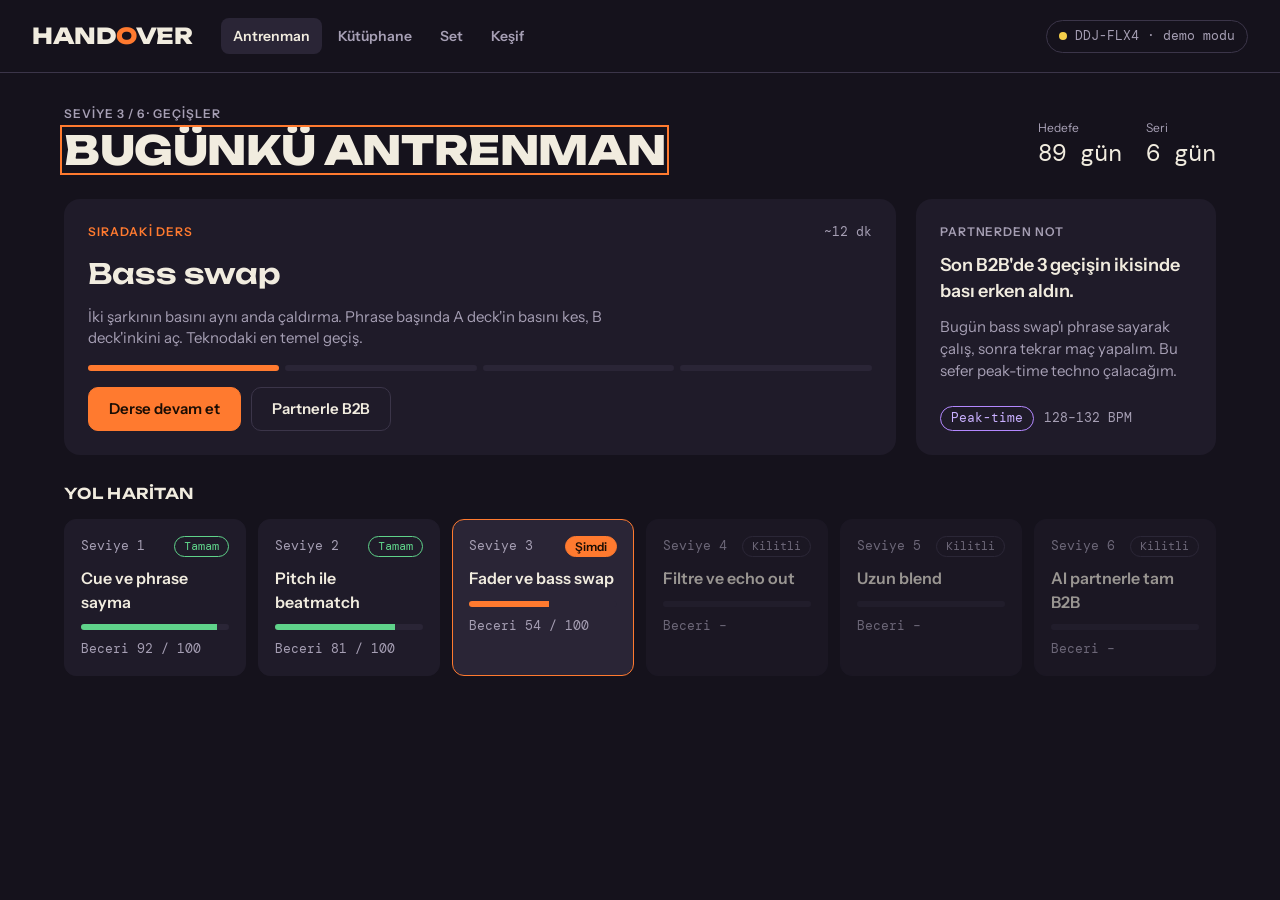
<file: index.html>
<!doctype html>
<html lang="tr">
<head>
<meta charset="utf-8">
<meta name="viewport" content="width=device-width, initial-scale=1">
<title>Handover</title>
<meta name="description" content="Yeni başlayan techno DJ'ler için geçiş antrenmanı. Tıklanabilir prototip.">
<link rel="preconnect" href="https://fonts.googleapis.com">
<link rel="preconnect" href="https://fonts.gstatic.com" crossorigin>
<link href="https://fonts.googleapis.com/css2?family=DM+Mono:wght@400;500&family=Instrument+Sans:wght@400;500;600&family=Unbounded:wght@600;800&display=swap" rel="stylesheet">
<link rel="stylesheet" href="src/ui/styles.css">
</head>
<body>
<div id="app"></div>
<div id="toast" class="toast" role="status" aria-live="polite" hidden></div>
<noscript><p style="padding:24px">Handover JavaScript gerektirir.</p></noscript>

<script src="src/ui/app.js"></script>
<script src="src/ui/screens/antrenman.js"></script>
<script src="src/ui/screens/ders.js"></script>
<script src="src/ui/screens/drill.js"></script>
<script src="src/ui/screens/b2b.js"></script>
<script src="src/ui/screens/kesif.js"></script>
<script src="src/ui/screens/bos.js"></script>
<script>Handover.start();</script>
</body>
</html>
</file>
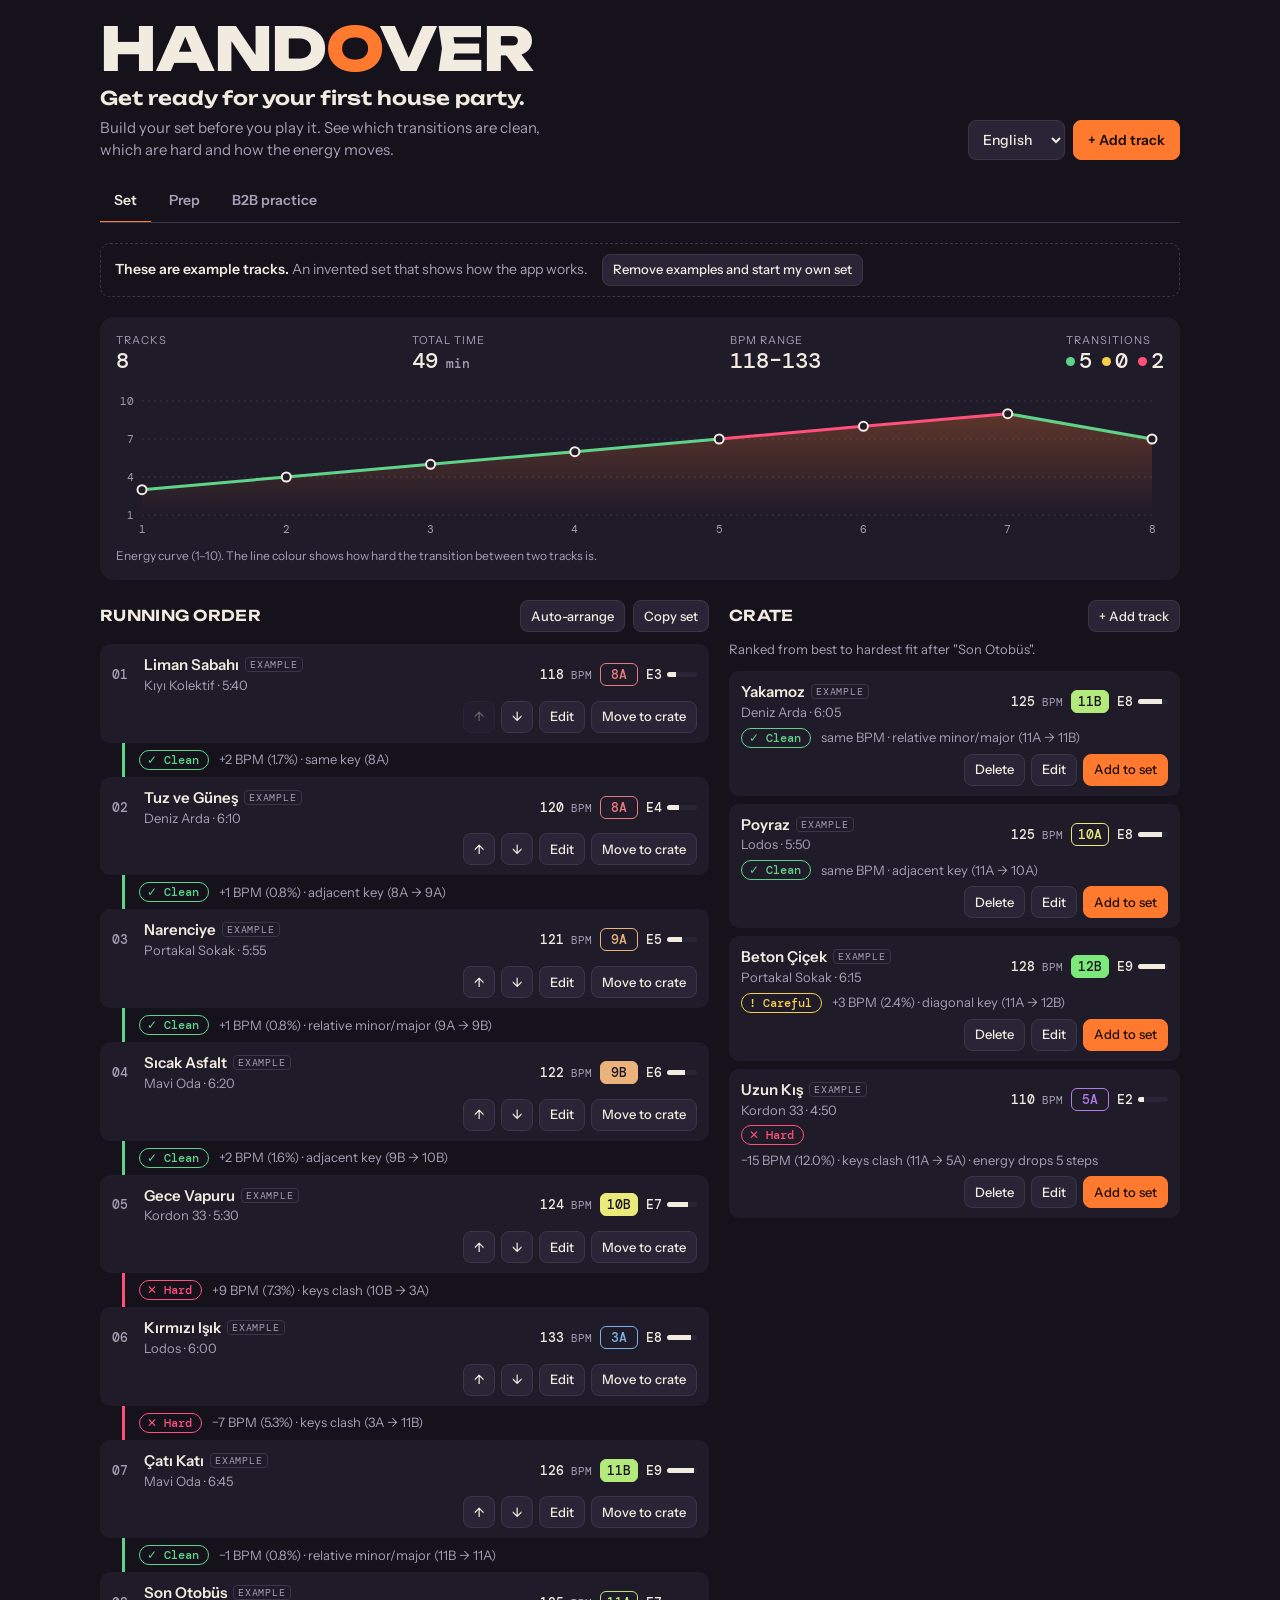
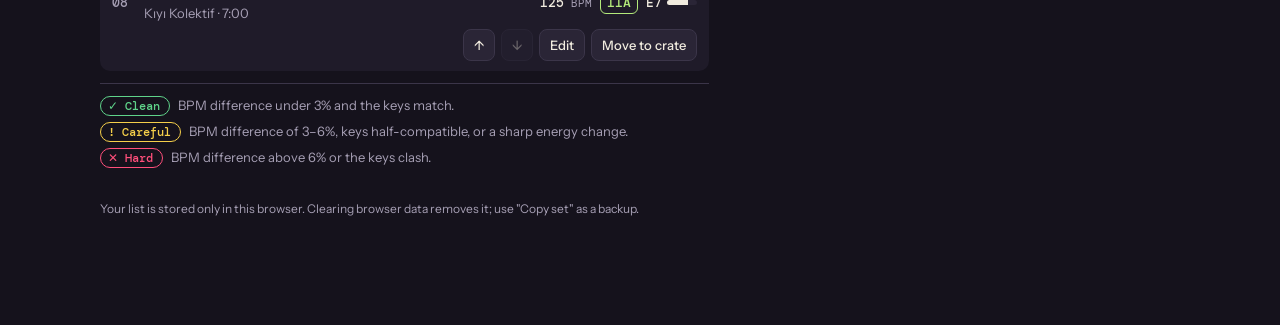
<file: legacy/index.html>
<!DOCTYPE html>
<html lang="tr">
<head>
<meta charset="utf-8">
<meta name="viewport" content="width=device-width, initial-scale=1">
<title>Handover</title>
<link rel="preconnect" href="https://fonts.googleapis.com">
<link rel="preconnect" href="https://fonts.gstatic.com" crossorigin>
<link href="https://fonts.googleapis.com/css2?family=DM+Mono:wght@400;500&family=Instrument+Sans:wght@400;500;600&family=Unbounded:wght@600;800&display=swap" rel="stylesheet">
<style>
/* Layout idea: the set's energy curve is the hero; below it the running order
   with a transition strip between every two tracks, crate beside it on wide screens.
   Single theme by choice: a DJ booth is dark. */
:root {
  color-scheme: dark;
  --bg: #15121c;
  --surface: #1f1b29;
  --raise: #2a2536;
  --line: #3b3549;
  --text: #f1ecdf;
  --muted: #a69fb4;
  --accent: #ff7a2f;      /* cue-button orange */
  --good: #5fd38a;
  --warn: #f5cf4a;
  --bad: #ff4f7b;
  --f-display: "Unbounded", "Arial Black", system-ui, sans-serif;
  --f-body: "Instrument Sans", system-ui, -apple-system, "Segoe UI", sans-serif;
  --f-mono: "DM Mono", ui-monospace, "SF Mono", Menlo, monospace;
}
* { box-sizing: border-box; }
html, body { margin: 0; }
body {
  background: var(--bg);
  color: var(--text);
  font: 400 15px/1.45 var(--f-body);
  padding: 20px 16px 96px;
  -webkit-text-size-adjust: 100%;
}
.wrap { max-width: 1080px; margin: 0 auto; display: flex; flex-direction: column; gap: 20px; }
h1, h2 { margin: 0; text-wrap: balance; }
button, input, select, textarea { font: inherit; color: inherit; }
button { cursor: pointer; }
:focus-visible { outline: 2px solid var(--accent); outline-offset: 2px; }

/* ---------- header ---------- */
.top { display: flex; flex-wrap: wrap; align-items: flex-end; justify-content: space-between; gap: 12px 24px; }
.brand h1 {
  font: 800 clamp(34px, 9vw, 60px)/0.95 var(--f-display);
  letter-spacing: -0.02em;
  text-transform: uppercase;
}
.brand h1 span { color: var(--accent); }
.brand .slogan { margin: 10px 0 0; font: 600 clamp(15px, 4vw, 19px)/1.25 var(--f-display); color: var(--text); text-wrap: balance; }
.brand .lead { margin: 6px 0 0; color: var(--muted); max-width: 46ch; }
.top-acts { display: flex; align-items: center; gap: 8px; flex-wrap: wrap; }
.lang { background: var(--raise); border: 1px solid var(--line); border-radius: 8px; padding: 0 10px; min-height: 40px; font-size: 14px; font-weight: 500; }

.btn {
  border: 1px solid var(--line); background: var(--raise); color: var(--text);
  border-radius: 8px; padding: 9px 14px; font-weight: 600; font-size: 14px;
  min-height: 40px;
}
.btn:hover { border-color: var(--muted); }
.btn.primary { background: var(--accent); border-color: var(--accent); color: #1a0d04; }
.btn.primary:hover { filter: brightness(1.08); }
.btn.small { padding: 5px 10px; min-height: 32px; font-size: 13px; font-weight: 500; }
.btn.ghost { background: transparent; }
.btn[disabled] { opacity: .35; cursor: default; }

/* ---------- tabs & views ---------- */
.tabs { display: flex; gap: 4px; border-bottom: 1px solid var(--line); overflow-x: auto; }
.tabs a { padding: 10px 14px; color: var(--muted); text-decoration: none; font-weight: 600; font-size: 14px; white-space: nowrap; border-bottom: 2px solid transparent; margin-bottom: -1px; }
.tabs a:hover { color: var(--text); }
.tabs a.on { color: var(--text); border-bottom-color: var(--accent); }
.view { display: flex; flex-direction: column; gap: 20px; }
.view[hidden] { display: none; }
.card { background: var(--surface); border-radius: 14px; padding: 16px; display: flex; flex-direction: column; gap: 14px; }
.goal-grid { display: grid; grid-template-columns: repeat(3, minmax(0, 1fr)); gap: 12px; }
@media (max-width: 620px) { .goal-grid { grid-template-columns: 1fr 1fr; } .goal-grid .fld:last-child { grid-column: 1 / -1; } }
.count { font: 800 clamp(26px, 7vw, 40px)/1.05 var(--f-display); color: var(--accent); }
.rds { display: grid; gap: 14px; grid-template-columns: repeat(3, minmax(0, 1fr)); margin-top: 12px; }
@media (max-width: 620px) { .rds { grid-template-columns: 1fr; } }
.rd { display: flex; flex-direction: column; gap: 6px; }
.rd-top { display: flex; justify-content: space-between; gap: 8px; font-size: 13px; color: var(--muted); }
.rd-top b { color: var(--text); font: 500 13px var(--f-mono); white-space: nowrap; }
.bar { height: 6px; border-radius: 3px; background: var(--raise); overflow: hidden; }
.bar i { display: block; height: 100%; background: var(--accent); }
.prac .main, .prac .fit { grid-column: 1 / -1; }
.chks { display: flex; flex-direction: column; gap: 8px; }
.chk { display: flex; gap: 10px; align-items: flex-start; padding: 10px 12px; background: var(--surface); border-radius: 10px; cursor: pointer; }
.chk input { width: 18px; height: 18px; margin-top: 2px; accent-color: var(--accent); flex: none; }
.b2b { display: flex; flex-direction: column; gap: 12px; }
.b2b .lbl { font-size: 11px; letter-spacing: .09em; text-transform: uppercase; color: var(--muted); }
.b2b .now { background: var(--raise); }
.b2b-top { display: flex; justify-content: space-between; align-items: baseline; gap: 12px; }
.timer { font: 500 22px var(--f-mono); color: var(--warn); }
button.choice { width: 100%; text-align: left; border: 1px solid var(--line); background: var(--bg); color: inherit; font: inherit; }
button.choice:hover { border-color: var(--muted); }
.fb { border-left: 3px solid var(--lv); padding: 6px 0 6px 14px; display: flex; flex-direction: column; gap: 8px; }
.fb p { margin: 0; }
.fb .why { color: var(--muted); font-size: 13px; }
.b2b-acts { display: flex; gap: 8px; flex-wrap: wrap; }

/* ---------- example banner ---------- */
.notice {
  display: flex; flex-wrap: wrap; align-items: center; gap: 8px 14px;
  border: 1px dashed var(--line); border-radius: 10px; padding: 10px 14px;
  color: var(--muted); font-size: 14px;
}
.notice strong { color: var(--text); font-weight: 600; }
.notice[hidden] { display: none; }

/* ---------- hero: stats + energy ---------- */
.hero { background: var(--surface); border-radius: 14px; padding: 16px; display: flex; flex-direction: column; gap: 14px; }
.stats { display: grid; grid-template-columns: repeat(4, auto); justify-content: space-between; gap: 12px 20px; }
.stat .lbl { font-size: 11px; letter-spacing: .09em; text-transform: uppercase; color: var(--muted); }
.stat .val { font: 500 22px/1.2 var(--f-mono); font-variant-numeric: tabular-nums; white-space: nowrap; }
.stat .val small { font-size: 13px; color: var(--muted); }
.tally { display: flex; gap: 10px; align-items: center; }
.tally span { display: inline-flex; align-items: center; gap: 4px; }
.dot { width: 9px; height: 9px; border-radius: 50%; display: inline-block; }
.c0 { background: var(--good); } .c1 { background: var(--warn); } .c2 { background: var(--bad); }
@media (max-width: 620px) { .stats { grid-template-columns: 1fr 1fr; justify-content: start; } }
#chart { width: 100%; }
#chart svg { display: block; width: 100%; height: auto; }
#chart text { font: 400 11px var(--f-mono); fill: var(--muted); }
.chart-cap { font-size: 12px; color: var(--muted); margin: -6px 0 0; }

/* ---------- columns ---------- */
.cols { display: grid; gap: 20px; grid-template-columns: 1fr; align-items: start; }
@media (min-width: 900px) { .cols { grid-template-columns: 1.35fr 1fr; } }
.panel { display: flex; flex-direction: column; gap: 12px; min-width: 0; }
.panel-head { display: flex; flex-wrap: wrap; align-items: center; justify-content: space-between; gap: 8px 12px; }
.panel-head h2 { font: 600 15px/1.2 var(--f-display); text-transform: uppercase; letter-spacing: .02em; }
.panel-head .tools { display: flex; gap: 8px; flex-wrap: wrap; }
.hint { color: var(--muted); font-size: 13px; margin: -4px 0 0; }

/* ---------- track rows ---------- */
ol.list, ul.list { list-style: none; margin: 0; padding: 0; display: flex; flex-direction: column; }
.trk {
  background: var(--surface); border-radius: 10px; padding: 10px 12px;
  display: grid; grid-template-columns: auto minmax(0, 1fr) auto; gap: 6px 10px; align-items: center;
}
ul.list .trk { grid-template-columns: minmax(0, 1fr) auto; }
ul.list { gap: 8px; }
.num { font: 500 13px var(--f-mono); color: var(--muted); width: 22px; }
.ttl { font-weight: 600; overflow-wrap: anywhere; }
.ex { font: 400 10px var(--f-mono); text-transform: uppercase; letter-spacing: .08em; color: var(--muted); border: 1px solid var(--line); border-radius: 4px; padding: 0 4px; margin-left: 6px; vertical-align: 2px; white-space: nowrap; }
.sub { color: var(--muted); font-size: 13px; overflow-wrap: anywhere; }
.meta { display: flex; align-items: center; gap: 8px; font: 500 13px var(--f-mono); font-variant-numeric: tabular-nums; }
.bpm small { color: var(--muted); font-weight: 400; }
.key {
  --c: hsl(var(--h) 72% 70%);
  min-width: 38px; text-align: center; border-radius: 6px; padding: 2px 6px;
  border: 1.5px solid var(--c);
}
.key.maj { background: var(--c); color: #17131f; }
.key.min { color: var(--c); }
.key.none { border-color: var(--line); color: var(--muted); }
.en { display: inline-flex; align-items: center; gap: 5px; }
.en i { display: block; width: 30px; height: 5px; border-radius: 3px; background: var(--raise); overflow: hidden; }
.en i b { display: block; height: 100%; background: var(--text); }
.acts { grid-column: 1 / -1; display: flex; flex-wrap: wrap; gap: 6px; justify-content: flex-end; }
.fit { grid-column: 1 / -1; display: flex; flex-wrap: wrap; align-items: center; gap: 6px 10px; font-size: 13px; color: var(--muted); }

/* transition strip between two set tracks */
.tr {
  display: flex; flex-wrap: wrap; align-items: center; gap: 4px 10px;
  margin: 0 0 0 22px; padding: 7px 0 7px 14px;
  border-left: 3px solid var(--lv); font-size: 13px; color: var(--muted);
}
.lv0 { --lv: var(--good); } .lv1 { --lv: var(--warn); } .lv2 { --lv: var(--bad); }
.pill {
  display: inline-flex; align-items: center; gap: 5px; white-space: nowrap;
  font: 500 12px var(--f-mono); color: var(--lv);
  border: 1px solid var(--lv); border-radius: 999px; padding: 1px 9px 1px 7px;
}
.empty { border: 1px dashed var(--line); border-radius: 10px; padding: 18px 14px; color: var(--muted); text-align: left; }

/* legend */
.legend { display: grid; gap: 6px; font-size: 13px; color: var(--muted); border-top: 1px solid var(--line); padding-top: 12px; }
.legend div { display: flex; gap: 8px; align-items: baseline; flex-wrap: wrap; }
.foot { color: var(--muted); font-size: 12px; }

/* ---------- dialog ---------- */
dialog {
  border: 1px solid var(--line); border-radius: 14px; background: var(--surface); color: var(--text);
  padding: 18px; width: min(460px, calc(100% - 32px)); max-height: calc(100% - 32px);
}
dialog::backdrop { background: rgba(8, 6, 12, .7); }
dialog h2 { font: 600 16px var(--f-display); text-transform: uppercase; margin-bottom: 14px; }
form.grid { display: grid; grid-template-columns: 1fr 1fr; gap: 12px; }
.fld { display: flex; flex-direction: column; gap: 4px; min-width: 0; }
.fld.wide { grid-column: 1 / -1; }
.fld label, .fld .lab { font-size: 12px; color: var(--muted); }
.fld input[type=text], .fld input[type=number], .fld input[type=date], .fld select, textarea {
  background: var(--bg); border: 1px solid var(--line); border-radius: 8px; padding: 9px 10px; width: 100%; min-height: 40px;
}
.row { display: flex; gap: 8px; align-items: center; }
.row input { flex: 1; min-width: 0; }
input[type=range] { width: 100%; accent-color: var(--accent); }
.check { display: flex; align-items: center; gap: 8px; font-size: 14px; }
.check input { width: 18px; height: 18px; accent-color: var(--accent); }
.dlg-acts { grid-column: 1 / -1; display: flex; justify-content: flex-end; gap: 8px; margin-top: 4px; }
.err { grid-column: 1 / -1; color: var(--bad); font-size: 13px; min-height: 1em; margin: 0; }
textarea { min-height: 220px; font: 400 12px/1.5 var(--f-mono); resize: vertical; }

/* ---------- toast ---------- */
.toast {
  position: fixed; left: 50%; bottom: 20px; transform: translateX(-50%);
  background: var(--text); color: #17131f; border-radius: 10px; padding: 8px 8px 8px 14px;
  display: flex; align-items: center; gap: 12px; font-size: 14px; font-weight: 500;
  max-width: calc(100% - 32px); box-shadow: 0 8px 30px rgba(0,0,0,.5);
}
.toast[hidden] { display: none; }
.toast button { background: #17131f; color: var(--text); border: 0; border-radius: 7px; padding: 6px 12px; font-weight: 600; }
@media (prefers-reduced-motion: no-preference) {
  .btn { transition: border-color .15s, filter .15s; }
}
</style>
</head>
<body>
<div class="wrap">

  <header class="top">
    <div class="brand">
      <h1 lang="en">Hand<span>o</span>ver</h1>
      <p class="slogan" data-i18n="slogan"></p>
      <p class="lead" data-i18n="lead"></p>
    </div>
    <div class="top-acts">
      <select class="lang" id="lang" data-i18n-aria="langLabel">
        <option value="tr">Türkçe</option>
        <option value="en">English</option>
        <option value="de">Deutsch</option>
      </select>
      <button class="btn primary" data-act="new" id="btnNew" data-i18n="add"></button>
    </div>
  </header>

  <nav class="tabs">
    <a href="#set" id="tab-set" data-i18n="tabSet"></a>
    <a href="#prep" id="tab-prep" data-i18n="tabPrep"></a>
    <a href="#b2b" id="tab-b2b" data-i18n="tabB2b"></a>
  </nav>

  <div class="view" id="v-set">
  <div class="notice" id="notice" hidden>
    <span><strong data-i18n="exStrong"></strong> <span data-i18n="exRest"></span></span>
    <button class="btn small" data-act="clear-ex" data-i18n="exClear"></button>
  </div>

  <section class="hero">
    <div class="stats" id="stats"></div>
    <div id="chart" role="img" data-i18n-aria="chartAria"></div>
    <p class="chart-cap" data-i18n="chartCap"></p>
  </section>

  <div class="cols">
    <section class="panel" aria-labelledby="hSet">
      <div class="panel-head">
        <h2 id="hSet" data-i18n="setTitle"></h2>
        <div class="tools">
          <button class="btn small" data-act="auto" id="btnAuto" data-i18n="auto"></button>
          <button class="btn small" data-act="copy" id="btnCopy" data-i18n="copy"></button>
        </div>
      </div>
      <ol class="list" id="setList"></ol>
      <div class="legend">
        <div><span class="pill lv0" data-lv="0"></span> <span data-i18n="legend0"></span></div>
        <div><span class="pill lv1" data-lv="1"></span> <span data-i18n="legend1"></span></div>
        <div><span class="pill lv2" data-lv="2"></span> <span data-i18n="legend2"></span></div>
      </div>
    </section>

    <section class="panel" aria-labelledby="hCrate">
      <div class="panel-head">
        <h2 id="hCrate" data-i18n="crate"></h2>
        <div class="tools"><button class="btn small" data-act="new" data-i18n="add"></button></div>
      </div>
      <p class="hint" id="crateHint"></p>
      <ul class="list" id="crateList"></ul>
    </section>
  </div>

  <p class="foot" data-i18n="foot"></p>
  </div>

  <div class="view" id="v-prep" hidden>
    <section class="card">
      <div class="panel-head"><h2 data-i18n="goalTitle"></h2></div>
      <div class="goal-grid">
        <div class="fld"><label for="g-date" data-i18n="goalDate"></label><input type="date" id="g-date"></div>
        <div class="fld"><label for="g-min" data-i18n="goalMin"></label><input type="number" id="g-min" min="10" max="600" step="5" inputmode="numeric"></div>
        <div class="fld"><label for="g-venue" data-i18n="goalVenue"></label><select id="g-venue"></select></div>
      </div>
      <div id="ready"></div>
    </section>
    <section class="panel">
      <div class="panel-head"><h2 data-i18n="pracTitle"></h2></div>
      <p class="hint" data-i18n="pracHint"></p>
      <ul class="list" id="pracList"></ul>
    </section>
    <section class="panel">
      <div class="panel-head"><h2 data-i18n="chkTitle"></h2></div>
      <div class="chks" id="chkList"></div>
    </section>
  </div>

  <div class="view" id="v-b2b" hidden>
    <section class="card">
      <div class="panel-head"><h2 data-i18n="b2bTitle"></h2></div>
      <p class="hint" style="margin:0" data-i18n="b2bIntro"></p>
      <div class="b2b" id="b2bBox"></div>
    </section>
  </div>
</div>

<!-- add / edit -->
<dialog id="dlg" aria-labelledby="dlgTitle">
  <h2 id="dlgTitle"></h2>
  <form class="grid" id="frm" novalidate>
    <div class="fld wide"><label for="f-title" data-i18n="fTitle"></label><input type="text" id="f-title" maxlength="120" autocomplete="off"></div>
    <div class="fld wide"><label for="f-artist" data-i18n="fArtist"></label><input type="text" id="f-artist" maxlength="120" autocomplete="off"></div>
    <div class="fld">
      <label for="f-bpm">BPM</label>
      <div class="row"><input type="number" id="f-bpm" min="40" max="220" step="0.1" inputmode="decimal"><button type="button" class="btn small" id="tap" data-i18n-title="tapTitle">Tap</button></div>
    </div>
    <div class="fld"><label for="f-key" data-i18n="fKey"></label><select id="f-key"></select></div>
    <div class="fld"><label for="f-energy"><span data-i18n="fEnergy"></span>: <output id="f-energy-out">5</output>/10</label><input type="range" id="f-energy" min="1" max="10" step="1" value="5"></div>
    <div class="fld"><label for="f-dur" data-i18n="fDur"></label><input type="text" id="f-dur" placeholder="5:30" inputmode="numeric" autocomplete="off"></div>
    <label class="check fld wide" for="f-toset"><input type="checkbox" id="f-toset" checked> <span data-i18n="fToSet"></span></label>
    <p class="err" id="f-err" role="alert"></p>
    <div class="dlg-acts">
      <button type="button" class="btn ghost" data-act="close-dlg" data-i18n="cancel"></button>
      <button type="submit" class="btn primary" data-i18n="save"></button>
    </div>
  </form>
</dialog>

<!-- copy fallback -->
<dialog id="copyDlg" aria-labelledby="copyTitle">
  <h2 id="copyTitle" data-i18n="copyTitle"></h2>
  <p class="hint" style="margin:0 0 10px" data-i18n="copyHint"></p>
  <textarea id="copyText" readonly></textarea>
  <div class="dlg-acts" style="margin-top:12px"><button class="btn" data-act="close-copy" data-i18n="close"></button></div>
</dialog>

<div class="toast" id="toast" hidden role="status"><span id="toastMsg"></span><button id="toastUndo" data-act="undo" data-i18n="undo"></button></div>

<script>
(function () {
  'use strict';

  var KEYS = {
    '1A':'A♭m','2A':'E♭m','3A':'B♭m','4A':'Fm','5A':'Cm','6A':'Gm','7A':'Dm','8A':'Am','9A':'Em','10A':'Bm','11A':'F♯m','12A':'D♭m',
    '1B':'B','2B':'F♯','3B':'D♭','4B':'A♭','5B':'E♭','6B':'B♭','7B':'F','8B':'C','9B':'G','10B':'D','11B':'A','12B':'E'
  };
  var LV_I = ['✓', '!', '✕'];
  var STORE = 'gecis-set-v1';

  var T = {
    tr: {
      slogan: 'İlk house partyne hazırlan.',
      lead: 'Setini çalmadan önce kur. Hangi geçiş temiz, hangisi zor, enerji nasıl ilerliyor, tek bakışta gör.',
      langLabel: 'Dil', add: '+ Şarkı ekle',
      exStrong: 'Bunlar örnek şarkılar.', exRest: 'Uygulamanın nasıl çalıştığını göstermek için uydurulmuş bir set.',
      exClear: 'Örnekleri sil, kendi setime başla', exTag: 'örnek',
      chartAria: 'Set boyunca enerji eğrisi',
      chartCap: 'Enerji eğrisi (1–10). Çizginin rengi iki şarkı arasındaki geçişin zorluğunu gösterir.',
      chartEmpty: 'Sete şarkı ekleyince enerji eğrisi burada görünür',
      setTitle: 'Set sırası', auto: 'Otomatik diz', copy: 'Seti kopyala', crate: 'Havuz',
      lv0: 'Temiz', lv1: 'Dikkat', lv2: 'Zor',
      legend0: "BPM farkı %3'ün altında ve key'ler uyumlu.",
      legend1: 'BPM farkı %3–6, key yarı uyumlu ya da enerji sert değişiyor.',
      legend2: "BPM farkı %6'dan fazla ya da key'ler çakışıyor.",
      foot: 'Listen yalnızca bu tarayıcıda saklanır. Tarayıcı verilerini silersen liste de gider; yedek için "Seti kopyala"yı kullan.',
      stTracks: 'Şarkı', stTotal: 'Toplam süre', stBpm: 'BPM aralığı', stTrans: 'Geçişler', uH: 'sa', uM: 'dk',
      setEmpty: 'Set boş. Havuzdan bir şarkıyı "Sete ekle" ile buraya al ya da yeni şarkı ekle.',
      crateEmpty: 'Havuzda bekleyen şarkı yok. Sete girmeyen şarkıların burada durur ve sıradaki için öneri olarak sıralanır.',
      crateHintFit: '"{0}" şarkısından sonra en uyumludan en zora doğru sıralı.',
      crateHintNoSet: 'Düşük enerjiliden yükseğe sıralı. Seti sakin bir şarkıyla açmak iyi bir başlangıçtır.',
      up: 'Yukarı taşı', down: 'Aşağı taşı', edit: 'Düzenle', toCrate: 'Havuza al', del: 'Sil', toSet: 'Sete ekle',
      dlgAdd: 'Şarkı ekle', dlgEdit: 'Şarkıyı düzenle', fTitle: 'Şarkı adı', fArtist: 'Sanatçı', fKey: 'Key',
      fEnergy: 'Enerji', fDur: 'Süre (dk:sn)', fToSet: 'Setin sonuna ekle', cancel: 'Vazgeç', save: 'Kaydet',
      tapTitle: 'Ritme göre art arda dokun', keyUnknown: 'Bilmiyorum', minor: 'Minör (A)', major: 'Majör (B)',
      errTitle: 'Şarkı adını yaz.',
      errBpm: 'BPM 40 ile 220 arasında bir sayı olmalı. Bilmiyorsan Tap ile ritme dokun.',
      errDur: 'Süreyi dakika:saniye olarak yaz, örneğin 5:30.',
      copyTitle: 'Set listesi', copyHint: 'Otomatik kopyalanamadı. Metni seçip kendin kopyalayabilirsin.',
      close: 'Kapat', undo: 'Geri al',
      tDeleted: 'Şarkı silindi.', tExCleared: 'Örnekler silindi.', tSorted: 'Set yeniden dizildi.', tCopied: 'Set listesi kopyalandı.',
      textHead: 'Set listesi ({0} şarkı)',
      keyMissing: 'key girilmemiş', sameKey: 'aynı key ({0})', relKey: 'minör/majör eşi ({0})', adjKey: 'komşu key ({0})',
      diagKey: 'çapraz key ({0})', twoKey: 'iki adım key ({0})', clashKey: 'key çakışıyor ({0})',
      sameBpm: 'aynı BPM', dblTempo: 'çift tempo ({0})', halfTempo: 'yarı tempo ({0})',
      enUp: 'enerji {0} basamak sıçrıyor', enDown: 'enerji {0} basamak düşüyor',
      tabSet: 'Set', tabPrep: 'Hazırlık', tabB2b: 'B2B pratik',
      goalTitle: 'Hedefin', goalDate: 'Tarih', goalMin: 'Set süresi (dk)', goalVenue: 'Ortam',
      vHouse: 'House party', vEvent: 'Etkinlik', vOpen: 'Open decks',
      goalNone: 'Bir tarih seç, geri sayım ve hazırlık durumun burada görünsün.',
      daysLeft: '{0} gün kaldı', dayToday: 'Bugün!', dayPast: 'Tarih geçti',
      rdSet: 'Set süresi', rdPrac: 'Çalışılan geçişler', rdCheck: 'Kontrol listesi',
      pracTitle: 'Pratik listesi',
      pracHint: "Setindeki Dikkat ve Zor geçişler. Controller'ında çalış, sonucu işaretle.",
      pracEmpty: 'Setinde zor geçiş yok. Şarkı ekleyince ya da sırayı değiştirince burası güncellenir.',
      pracOk: 'Oldu', pracFail: 'Olmadı', pracNever: 'Henüz çalışılmadı', pracLog: '{0} deneme · son: {1}',
      chkTitle: 'Parti öncesi kontrol listesi',
      c1: "Setteki tüm şarkılar dosya olarak bilgisayarımda (streaming'e güvenmiyorum)",
      c2: 'En az 5 yedek şarkı hazır', c3: 'Seti baştan sona bir kez kesintisiz çaldım',
      c4: 'Kulaklık ve adaptörü çantada', c5: 'Controller, USB kablosu ve şarj aleti çantada',
      c6: 'Mekandaki hoparlöre nasıl bağlanacağımı biliyorum (kablo türü)', c7: 'Set listesinin yedeği telefonumda',
      b2bTitle: 'Sanal B2B partneri',
      b2bIntro: 'Partnerin bir şarkı çalar, sıradaki şarkıyı sen seçersin. Seçtiğin an neden iyi ya da kötü olduğunu görürsün.',
      b2bNeed: 'B2B için en az 4 şarkı gerekli. Set sekmesinden şarkı ekle.',
      b2bStart: 'Turu başlat', b2bPartner: 'Partnerin çalıyor', b2bPick: 'Sıradaki şarkın hangisi?',
      b2bTimer: 'Süre sınırı (20 sn)', b2bTimeUp: 'Süre doldu.', b2bYou: 'Seçimin: {0}',
      b2bBest: 'Havuzunda bundan daha temiz bir seçenek yoktu.', b2bBetter: 'Daha uyumlu olurdu: {0}',
      b2bNext: 'Sonraki şarkı', b2bEnd: 'Turu bitir', b2bRound: 'Şarkı {0}',
      b2bSummary: 'Son tur: {0} seçim, {1} temiz, {2} dikkat, {3} zor.',
      energyTitle: 'Enerji {0}/10', keyNone: 'Key girilmemiş'
    },
    en: {
      slogan: 'Get ready for your first house party.',
      lead: 'Build your set before you play it. See which transitions are clean, which are hard and how the energy moves.',
      langLabel: 'Language', add: '+ Add track',
      exStrong: 'These are example tracks.', exRest: 'An invented set that shows how the app works.',
      exClear: 'Remove examples and start my own set', exTag: 'example',
      chartAria: 'Energy curve across the set',
      chartCap: 'Energy curve (1–10). The line colour shows how hard the transition between two tracks is.',
      chartEmpty: 'Add tracks to the set to see the energy curve here',
      setTitle: 'Running order', auto: 'Auto-arrange', copy: 'Copy set', crate: 'Crate',
      lv0: 'Clean', lv1: 'Careful', lv2: 'Hard',
      legend0: 'BPM difference under 3% and the keys match.',
      legend1: 'BPM difference of 3–6%, keys half-compatible, or a sharp energy change.',
      legend2: 'BPM difference above 6% or the keys clash.',
      foot: 'Your list is stored only in this browser. Clearing browser data removes it; use "Copy set" as a backup.',
      stTracks: 'Tracks', stTotal: 'Total time', stBpm: 'BPM range', stTrans: 'Transitions', uH: 'h', uM: 'min',
      setEmpty: 'The set is empty. Move a track here from the crate with "Add to set", or add a new track.',
      crateEmpty: 'No tracks waiting in the crate. Tracks that are not in the set stay here, ranked as suggestions for what to play next.',
      crateHintFit: 'Ranked from best to hardest fit after "{0}".',
      crateHintNoSet: 'Sorted from low to high energy. Opening with a calm track is a good start.',
      up: 'Move up', down: 'Move down', edit: 'Edit', toCrate: 'Move to crate', del: 'Delete', toSet: 'Add to set',
      dlgAdd: 'Add track', dlgEdit: 'Edit track', fTitle: 'Title', fArtist: 'Artist', fKey: 'Key',
      fEnergy: 'Energy', fDur: 'Length (min:sec)', fToSet: 'Add to the end of the set', cancel: 'Cancel', save: 'Save',
      tapTitle: 'Tap along with the beat', keyUnknown: 'Not sure', minor: 'Minor (A)', major: 'Major (B)',
      errTitle: 'Enter the track title.',
      errBpm: "BPM must be a number between 40 and 220. If you don't know it, tap along with Tap.",
      errDur: 'Write the length as minutes:seconds, for example 5:30.',
      copyTitle: 'Set list', copyHint: 'Automatic copy failed. Select the text and copy it yourself.',
      close: 'Close', undo: 'Undo',
      tDeleted: 'Track deleted.', tExCleared: 'Examples removed.', tSorted: 'Set rearranged.', tCopied: 'Set list copied.',
      textHead: 'Set list ({0} tracks)',
      keyMissing: 'key missing', sameKey: 'same key ({0})', relKey: 'relative minor/major ({0})', adjKey: 'adjacent key ({0})',
      diagKey: 'diagonal key ({0})', twoKey: 'two steps apart ({0})', clashKey: 'keys clash ({0})',
      sameBpm: 'same BPM', dblTempo: 'double time ({0})', halfTempo: 'half time ({0})',
      enUp: 'energy jumps {0} steps', enDown: 'energy drops {0} steps',
      tabSet: 'Set', tabPrep: 'Prep', tabB2b: 'B2B practice',
      goalTitle: 'Your goal', goalDate: 'Date', goalMin: 'Set length (min)', goalVenue: 'Occasion',
      vHouse: 'House party', vEvent: 'Event', vOpen: 'Open decks',
      goalNone: 'Pick a date to see your countdown and readiness here.',
      daysLeft: '{0} days to go', dayToday: 'Today!', dayPast: 'Date has passed',
      rdSet: 'Set length', rdPrac: 'Transitions rehearsed', rdCheck: 'Checklist',
      pracTitle: 'Practice list',
      pracHint: 'The Careful and Hard transitions in your set. Rehearse them on your controller and mark the result.',
      pracEmpty: 'No tricky transitions in your set. This list updates when you add tracks or change the order.',
      pracOk: 'Nailed it', pracFail: 'Missed', pracNever: 'Not rehearsed yet', pracLog: '{0} tries · last: {1}',
      chkTitle: 'Pre-party checklist',
      c1: 'Every track in the set is on my laptop as a file (not relying on streaming)',
      c2: 'At least 5 backup tracks ready', c3: 'Played the whole set through once without stopping',
      c4: 'Headphones and adapter packed', c5: 'Controller, USB cable and charger packed',
      c6: 'I know how to connect to the speakers there (cable type)', c7: 'A backup of the set list is on my phone',
      b2bTitle: 'Virtual B2B partner',
      b2bIntro: 'Your partner plays a track and you pick what comes next. The moment you choose, you see why it works or not.',
      b2bNeed: 'B2B needs at least 4 tracks. Add tracks in the Set tab.',
      b2bStart: 'Start round', b2bPartner: 'Your partner is playing', b2bPick: 'What do you play next?',
      b2bTimer: 'Time limit (20 s)', b2bTimeUp: "Time's up.", b2bYou: 'Your pick: {0}',
      b2bBest: 'Nothing in your crate would have been cleaner.', b2bBetter: 'A better fit: {0}',
      b2bNext: 'Next track', b2bEnd: 'End round', b2bRound: 'Track {0}',
      b2bSummary: 'Last round: {0} picks, {1} clean, {2} careful, {3} hard.',
      energyTitle: 'Energy {0}/10', keyNone: 'Key missing'
    },
    de: {
      slogan: 'Mach dich bereit für deine erste Hausparty.',
      lead: 'Bau dein Set, bevor du es spielst. Sieh auf einen Blick, welche Übergänge sauber sind, welche schwierig werden und wie die Energie verläuft.',
      langLabel: 'Sprache', add: '+ Track hinzufügen',
      exStrong: 'Das sind Beispiel-Tracks.', exRest: 'Ein erfundenes Set, das zeigt, wie die App funktioniert.',
      exClear: 'Beispiele löschen und eigenes Set starten', exTag: 'Beispiel',
      chartAria: 'Energiekurve über das Set',
      chartCap: 'Energiekurve (1–10). Die Linienfarbe zeigt, wie schwierig der Übergang zwischen zwei Tracks ist.',
      chartEmpty: 'Füge Tracks zum Set hinzu, dann erscheint hier die Energiekurve',
      setTitle: 'Set-Reihenfolge', auto: 'Automatisch ordnen', copy: 'Set kopieren', crate: 'Crate',
      lv0: 'Sauber', lv1: 'Achtung', lv2: 'Schwierig',
      legend0: 'BPM-Unterschied unter 3 % und die Tonarten passen.',
      legend1: 'BPM-Unterschied 3–6 %, Tonarten nur halb kompatibel oder ein harter Energiesprung.',
      legend2: 'BPM-Unterschied über 6 % oder die Tonarten beißen sich.',
      foot: 'Deine Liste wird nur in diesem Browser gespeichert. Wenn du die Browserdaten löschst, ist sie weg; nutze „Set kopieren“ als Sicherung.',
      stTracks: 'Tracks', stTotal: 'Gesamtdauer', stBpm: 'BPM-Bereich', stTrans: 'Übergänge', uH: 'Std', uM: 'Min',
      setEmpty: 'Das Set ist leer. Hol einen Track mit „Ins Set“ aus der Crate oder füge einen neuen hinzu.',
      crateEmpty: 'Keine Tracks in der Crate. Tracks, die nicht im Set sind, liegen hier und werden als Vorschläge für den nächsten Track sortiert.',
      crateHintFit: 'Sortiert vom besten zum schwierigsten Anschluss nach „{0}“.',
      crateHintNoSet: 'Von niedriger zu hoher Energie sortiert. Ein ruhiger Track ist ein guter Einstieg.',
      up: 'Nach oben', down: 'Nach unten', edit: 'Bearbeiten', toCrate: 'In die Crate', del: 'Löschen', toSet: 'Ins Set',
      dlgAdd: 'Track hinzufügen', dlgEdit: 'Track bearbeiten', fTitle: 'Titel', fArtist: 'Künstler', fKey: 'Tonart',
      fEnergy: 'Energie', fDur: 'Länge (Min:Sek)', fToSet: 'Ans Ende des Sets anhängen', cancel: 'Abbrechen', save: 'Speichern',
      tapTitle: 'Im Takt tippen', keyUnknown: 'Weiß ich nicht', minor: 'Moll (A)', major: 'Dur (B)',
      errTitle: 'Gib den Titel ein.',
      errBpm: 'BPM muss eine Zahl zwischen 40 und 220 sein. Wenn du sie nicht kennst, tippe den Takt mit Tap.',
      errDur: 'Schreib die Länge als Minuten:Sekunden, zum Beispiel 5:30.',
      copyTitle: 'Setliste', copyHint: 'Automatisches Kopieren hat nicht geklappt. Markiere den Text und kopiere ihn selbst.',
      close: 'Schließen', undo: 'Rückgängig',
      tDeleted: 'Track gelöscht.', tExCleared: 'Beispiele gelöscht.', tSorted: 'Set neu geordnet.', tCopied: 'Setliste kopiert.',
      textHead: 'Setliste ({0} Tracks)',
      keyMissing: 'Tonart fehlt', sameKey: 'gleiche Tonart ({0})', relKey: 'Paralleltonart ({0})', adjKey: 'Nachbartonart ({0})',
      diagKey: 'diagonale Tonart ({0})', twoKey: 'zwei Schritte entfernt ({0})', clashKey: 'Tonarten beißen sich ({0})',
      sameBpm: 'gleiche BPM', dblTempo: 'Double-Time ({0})', halfTempo: 'Half-Time ({0})',
      enUp: 'Energie springt um {0} Stufen', enDown: 'Energie fällt um {0} Stufen',
      tabSet: 'Set', tabPrep: 'Vorbereitung', tabB2b: 'B2B-Training',
      goalTitle: 'Dein Ziel', goalDate: 'Datum', goalMin: 'Set-Länge (Min)', goalVenue: 'Anlass',
      vHouse: 'Hausparty', vEvent: 'Event', vOpen: 'Open Decks',
      goalNone: 'Wähle ein Datum, dann siehst du hier den Countdown und den Stand deiner Vorbereitung.',
      daysLeft: 'Noch {0} Tage', dayToday: 'Heute!', dayPast: 'Datum ist vorbei',
      rdSet: 'Set-Länge', rdPrac: 'Geübte Übergänge', rdCheck: 'Checkliste',
      pracTitle: 'Übungsliste',
      pracHint: 'Die Übergänge mit Achtung und Schwierig aus deinem Set. Übe sie am Controller und trag das Ergebnis ein.',
      pracEmpty: 'Keine kniffligen Übergänge im Set. Die Liste aktualisiert sich, wenn du Tracks hinzufügst oder die Reihenfolge änderst.',
      pracOk: 'Hat geklappt', pracFail: 'Nicht geklappt', pracNever: 'Noch nicht geübt', pracLog: '{0} Versuche · zuletzt: {1}',
      chkTitle: 'Checkliste vor der Party',
      c1: 'Alle Tracks des Sets liegen als Datei auf meinem Laptop (kein Verlass auf Streaming)',
      c2: 'Mindestens 5 Ersatz-Tracks bereit', c3: 'Das ganze Set einmal ohne Pause durchgespielt',
      c4: 'Kopfhörer und Adapter eingepackt', c5: 'Controller, USB-Kabel und Ladegerät eingepackt',
      c6: 'Ich weiß, wie ich dort an die Boxen komme (Kabeltyp)', c7: 'Eine Kopie der Setliste ist auf meinem Handy',
      b2bTitle: 'Virtueller B2B-Partner',
      b2bIntro: 'Dein Partner spielt einen Track, du wählst den nächsten. Sofort nach der Wahl siehst du, warum es passt oder nicht.',
      b2bNeed: 'Für B2B brauchst du mindestens 4 Tracks. Füge sie im Tab Set hinzu.',
      b2bStart: 'Runde starten', b2bPartner: 'Dein Partner spielt', b2bPick: 'Was spielst du als Nächstes?',
      b2bTimer: 'Zeitlimit (20 s)', b2bTimeUp: 'Zeit abgelaufen.', b2bYou: 'Deine Wahl: {0}',
      b2bBest: 'Sauberer wäre es mit deiner Crate nicht gegangen.', b2bBetter: 'Besser gepasst hätte: {0}',
      b2bNext: 'Nächster Track', b2bEnd: 'Runde beenden', b2bRound: 'Track {0}',
      b2bSummary: 'Letzte Runde: {0} Entscheidungen, {1} sauber, {2} Achtung, {3} schwierig.',
      energyTitle: 'Energie {0}/10', keyNone: 'Tonart fehlt'
    }
  };
  var LANG_KEY = 'gecis-lang';
  var lang = (function () {
    try { var s = localStorage.getItem(LANG_KEY); if (s && T[s]) return s; } catch (e) {}
    var n = (navigator.language || 'en').slice(0, 2).toLowerCase();
    return T[n] ? n : 'en';
  })();
  function t(k) {
    var s = (T[lang] && T[lang][k]) || T.en[k] || k, a = arguments;
    return s.replace(/\{(\d)\}/g, function (m, i) { return a[+i + 1]; });
  }
  function pctTxt(p) { var n = num(p, 1); return lang === 'tr' ? '%' + n : lang === 'de' ? n + ' %' : n + '%'; }
  function applyStatic() {
    document.documentElement.lang = lang;
    document.querySelectorAll('[data-i18n]').forEach(function (el) { el.textContent = t(el.dataset.i18n); });
    document.querySelectorAll('[data-i18n-aria]').forEach(function (el) { el.setAttribute('aria-label', t(el.dataset.i18nAria)); });
    document.querySelectorAll('[data-i18n-title]').forEach(function (el) { el.title = t(el.dataset.i18nTitle); });
    document.querySelectorAll('[data-lv]').forEach(function (el) { el.textContent = LV_I[+el.dataset.lv] + ' ' + t('lv' + el.dataset.lv); });
    buildKeyOptions();
    var gv = $('#g-venue'), cur = gv.value || (state && state.goal.venue) || 'house';
    gv.innerHTML = [['house', 'vHouse'], ['event', 'vEvent'], ['open', 'vOpen']].map(function (o) {
      return '<option value="' + o[0] + '">' + esc(t(o[1])) + '</option>'; }).join('');
    gv.value = cur;
  }

  var $ = function (s) { return document.querySelector(s); };
  function esc(s) {
    return String(s).replace(/[&<>"']/g, function (c) {
      return { '&': '&amp;', '<': '&lt;', '>': '&gt;', '"': '&quot;', "'": '&#39;' }[c];
    });
  }
  function uid() { return 't' + Date.now().toString(36) + Math.random().toString(36).slice(2, 7); }
  function num(n, d) { var s = n.toFixed(d); return lang === 'en' ? s : s.replace('.', ','); }
  function bpmTxt(b) { return Number.isInteger(b) ? String(b) : num(b, 1); }

  /* ---------- state ---------- */
  function examples() {
    var rows = [
      ['Liman Sabahı', 'Kıyı Kolektif', 118, '8A', 3, 340, 1],
      ['Tuz ve Güneş', 'Deniz Arda', 120, '8A', 4, 370, 1],
      ['Narenciye', 'Portakal Sokak', 121, '9A', 5, 355, 1],
      ['Sıcak Asfalt', 'Mavi Oda', 122, '9B', 6, 380, 1],
      ['Gece Vapuru', 'Kordon 33', 124, '10B', 7, 330, 1],
      ['Kırmızı Işık', 'Lodos', 133, '3A', 8, 360, 1],
      ['Çatı Katı', 'Mavi Oda', 126, '11B', 9, 405, 1],
      ['Son Otobüs', 'Kıyı Kolektif', 125, '11A', 7, 420, 1],
      ['Yakamoz', 'Deniz Arda', 125, '11B', 8, 365, 0],
      ['Poyraz', 'Lodos', 125, '10A', 8, 350, 0],
      ['Beton Çiçek', 'Portakal Sokak', 128, '12B', 9, 375, 0],
      ['Uzun Kış', 'Kordon 33', 110, '5A', 2, 290, 0]
    ];
    var st = { tracks: [], set: [] };
    rows.forEach(function (r, i) {
      var id = 'ex' + i;
      st.tracks.push({ id: id, title: r[0], artist: r[1], bpm: r[2], key: r[3], energy: r[4], dur: r[5], ex: true });
      if (r[6]) st.set.push(id);
    });
    return st;
  }
  function load() {
    try {
      var raw = localStorage.getItem(STORE);
      if (raw) {
        var s = JSON.parse(raw);
        if (s && Array.isArray(s.tracks) && Array.isArray(s.set)) return s;
      }
    } catch (e) {}
    return examples();
  }
  function save() { try { localStorage.setItem(STORE, JSON.stringify(state)); } catch (e) {} }

  var state = load();
  state.goal = state.goal || { date: '', minutes: 60, venue: 'house' };
  state.rehearse = state.rehearse || {};
  state.checks = state.checks || {};
  var undoSnap = null, toastTimer = null, editId = null;

  function byId(id) { for (var i = 0; i < state.tracks.length; i++) if (state.tracks[i].id === id) return state.tracks[i]; return null; }
  function setTracks() { return state.set.map(byId).filter(Boolean); }
  function crateTracks() { return state.tracks.filter(function (t) { return state.set.indexOf(t.id) < 0; }); }

  /* ---------- harmony logic ---------- */
  function parseKey(k) {
    var m = /^(\d{1,2})([AB])$/.exec(k || '');
    return m ? { n: +m[1], l: m[2] } : null;
  }
  function keyRel(a, b) {
    var ka = parseKey(a), kb = parseKey(b);
    if (!ka || !kb) return { lv: 1, txt: t('keyMissing') };
    var d = (kb.n - ka.n + 12) % 12, same = ka.l === kb.l, pair = a + ' → ' + b;
    if (d === 0 && same) return { lv: 0, txt: t('sameKey', a) };
    if (d === 0) return { lv: 0, txt: t('relKey', pair) };
    if ((d === 1 || d === 11) && same) return { lv: 0, txt: t('adjKey', pair) };
    if (d === 1 || d === 11) return { lv: 1, txt: t('diagKey', pair) };
    if ((d === 2 || d === 10) && same) return { lv: 1, txt: t('twoKey', pair) };
    return { lv: 2, txt: t('clashKey', pair) };
  }
  function bpmRel(a, b) {
    var best = null;
    [1, 2, 0.5].forEach(function (r) {
      var pct = Math.abs(b * r - a) / a * 100;
      if (!best || pct < best.pct - 1e-9) best = { pct: pct, r: r };
    });
    var lv = best.pct <= 3 ? 0 : best.pct <= 6 ? 1 : 2, txt;
    if (best.r !== 1) txt = t(best.r === 2 ? 'dblTempo' : 'halfTempo', bpmTxt(a) + ' → ' + bpmTxt(b));
    else {
      var d = Math.round((b - a) * 10) / 10;
      txt = d === 0 ? t('sameBpm') : (d > 0 ? '+' : '−') + bpmTxt(Math.abs(d)) + ' BPM (' + pctTxt(best.pct) + ')';
    }
    return { lv: lv, pct: best.pct, txt: txt };
  }
  function transition(a, b) {
    var k = keyRel(a.key, b.key), p = bpmRel(a.bpm, b.bpm), parts = [p.txt, k.txt];
    var lv = Math.max(k.lv, p.lv), de = b.energy - a.energy;
    if (Math.abs(de) >= 4) {
      lv = Math.max(lv, 1);
      parts.push(de > 0 ? t('enUp', de) : t('enDown', -de));
    }
    return { lv: lv, parts: parts, keyLv: k.lv, pct: p.pct };
  }
  function mixCost(a, b) {
    var t = transition(a, b);
    return [0, 2, 6][t.keyLv] + t.pct * 0.6;
  }
  function fitScore(a, b) { return mixCost(a, b) + Math.abs((b.energy - a.energy) - 1) * 0.3; }

  /* order the set: low start, peak around three quarters, small drop at the end */
  function autoOrder(list) {
    var n = list.length;
    if (n < 3) return list.slice();
    var es = list.map(function (t) { return t.energy; });
    var lo = Math.min.apply(null, es), hi = Math.max.apply(null, es);
    function target(i) {
      var p = i / (n - 1);
      return p <= 0.75 ? lo + (hi - lo) * (p / 0.75) : hi - (hi - lo) * 0.3 * ((p - 0.75) / 0.25);
    }
    var rest = list.slice().sort(function (a, b) { return a.energy - b.energy || a.bpm - b.bpm; });
    var out = [rest.shift()];
    for (var i = 1; i < n; i++) {
      var prev = out[i - 1], bi = 0, bc = Infinity;
      for (var j = 0; j < rest.length; j++) {
        var c = mixCost(prev, rest[j]) + Math.abs(rest[j].energy - target(i)) * 1.2;
        if (c < bc) { bc = c; bi = j; }
      }
      out.push(rest.splice(bi, 1)[0]);
    }
    return out;
  }

  /* ---------- formatting ---------- */
  function durTxt(s) { return s ? Math.floor(s / 60) + ':' + ('0' + (s % 60)).slice(-2) : ''; }
  function parseDur(v) {
    v = (v || '').trim();
    if (!v) return 0;
    var m = /^(\d{1,3})[:.,](\d{1,2})$/.exec(v);
    if (m) return +m[1] * 60 + Math.min(59, +m[2]);
    if (/^\d{1,3}$/.test(v)) return +v * 60;
    return -1;
  }
  function totalTxt(s) {
    var m = Math.round(s / 60);
    return m >= 60 ? Math.floor(m / 60) + '<small> ' + t('uH') + ' </small>' + ('0' + (m % 60)).slice(-2) + '<small> ' + t('uM') + '</small>' : m + '<small> ' + t('uM') + '</small>';
  }
  function keyChip(k) {
    var p = parseKey(k);
    if (!p) return '<span class="key none" title="' + esc(t('keyNone')) + '">–</span>';
    var h = ((p.n - 1) * 30 + 150) % 360;
    return '<span class="key ' + (p.l === 'B' ? 'maj' : 'min') + '" style="--h:' + h + '" title="' + esc(KEYS[k]) + '">' + k + '</span>';
  }
  function metaHtml(tr) {
    return '<div class="meta"><span class="bpm">' + bpmTxt(tr.bpm) + '<small> BPM</small></span>' + keyChip(tr.key) +
      '<span class="en" title="' + esc(t('energyTitle', tr.energy)) + '">E' + tr.energy + '<i><b style="width:' + tr.energy * 10 + '%"></b></i></span></div>';
  }
  function mainHtml(tr) {
    var sub = [tr.artist, durTxt(tr.dur)].filter(Boolean).map(esc).join(' · ');
    return '<div class="main"><div class="ttl">' + esc(tr.title) + (tr.ex ? '<span class="ex">' + esc(t('exTag')) + '</span>' : '') + '</div>' +
      (sub ? '<div class="sub">' + sub + '</div>' : '') + '</div>';
  }
  function pill(lv) { return '<span class="pill lv' + lv + '">' + LV_I[lv] + ' ' + esc(t('lv' + lv)) + '</span>'; }

  /* ---------- render ---------- */
  function render() {
    var set = setTracks(), crate = crateTracks(), trs = [], i;
    for (i = 1; i < set.length; i++) trs.push(transition(set[i - 1], set[i]));

    $('#notice').hidden = !state.tracks.some(function (x) { return x.ex; });

    // stats
    var total = set.reduce(function (sum, x) { return sum + (x.dur || 0); }, 0);
    var bpms = set.map(function (x) { return x.bpm; });
    var cnt = [0, 0, 0];
    trs.forEach(function (x) { cnt[x.lv]++; });
    $('#stats').innerHTML =
      '<div class="stat"><div class="lbl">' + esc(t('stTracks')) + '</div><div class="val">' + set.length + '</div></div>' +
      '<div class="stat"><div class="lbl">' + esc(t('stTotal')) + '</div><div class="val">' + (total ? totalTxt(total) : '–') + '</div></div>' +
      '<div class="stat"><div class="lbl">' + esc(t('stBpm')) + '</div><div class="val">' + (bpms.length ? bpmTxt(Math.min.apply(null, bpms)) + '–' + bpmTxt(Math.max.apply(null, bpms)) : '–') + '</div></div>' +
      '<div class="stat"><div class="lbl">' + esc(t('stTrans')) + '</div><div class="val tally">' +
        [0, 1, 2].map(function (l) { return '<span title="' + esc(t('lv' + l)) + '"><i class="dot c' + l + '"></i>' + cnt[l] + '</span>'; }).join('') + '</div></div>';

    // set list
    var h = '';
    set.forEach(function (x, k) {
      if (k > 0) {
        var tr = trs[k - 1];
        h += '<li class="tr lv' + tr.lv + '">' + pill(tr.lv) + '<span>' + esc(tr.parts.join(' · ')) + '</span></li>';
      }
      h += '<li class="trk"><span class="num">' + ('0' + (k + 1)).slice(-2) + '</span>' + mainHtml(x) + metaHtml(x) +
        '<div class="acts">' +
        '<button class="btn small" data-act="up" data-id="' + x.id + '"' + (k === 0 ? ' disabled' : '') + ' aria-label="' + esc(t('up')) + '">↑</button>' +
        '<button class="btn small" data-act="down" data-id="' + x.id + '"' + (k === set.length - 1 ? ' disabled' : '') + ' aria-label="' + esc(t('down')) + '">↓</button>' +
        '<button class="btn small" data-act="edit" data-id="' + x.id + '">' + esc(t('edit')) + '</button>' +
        '<button class="btn small" data-act="out" data-id="' + x.id + '">' + esc(t('toCrate')) + '</button>' +
        '</div></li>';
    });
    $('#setList').innerHTML = h || '<li class="empty">' + esc(t('setEmpty')) + '</li>';
    $('#btnAuto').disabled = set.length < 3;
    $('#btnCopy').disabled = set.length === 0;

    // crate, ranked against the last track of the set
    var last = set[set.length - 1];
    if (last) crate.sort(function (p, q) { return fitScore(last, p) - fitScore(last, q); });
    else crate.sort(function (p, q) { return p.energy - q.energy; });
    $('#crateHint').textContent = !crate.length ? '' : last ? t('crateHintFit', last.title) : t('crateHintNoSet');
    h = '';
    crate.forEach(function (x) {
      var fit = '';
      if (last) { var tr = transition(last, x); fit = '<div class="fit lv' + tr.lv + '">' + pill(tr.lv) + '<span>' + esc(tr.parts.join(' · ')) + '</span></div>'; }
      h += '<li class="trk">' + mainHtml(x) + metaHtml(x) + fit +
        '<div class="acts">' +
        '<button class="btn small" data-act="del" data-id="' + x.id + '">' + esc(t('del')) + '</button>' +
        '<button class="btn small" data-act="edit" data-id="' + x.id + '">' + esc(t('edit')) + '</button>' +
        '<button class="btn small primary" data-act="in" data-id="' + x.id + '">' + esc(t('toSet')) + '</button>' +
        '</div></li>';
    });
    $('#crateList').innerHTML = h || '<li class="empty">' + esc(t('crateEmpty')) + '</li>';

    drawChart(set, trs);
    renderPrep(set, trs);
  }

  /* ---------- prep coach ---------- */
  var CHECKS = ['c1', 'c2', 'c3', 'c4', 'c5', 'c6', 'c7'];
  function meter(label, val, max, txt) {
    var p = max > 0 ? Math.max(0, Math.min(100, Math.round(val / max * 100))) : 0;
    return '<div class="rd"><div class="rd-top"><span>' + esc(label) + '</span><b>' + txt + '</b></div><div class="bar"><i style="width:' + p + '%"></i></div></div>';
  }
  function renderPrep(set, trs) {
    var g = state.goal, head, items = [], done = 0, h = '';
    if (g.date) {
      var d = Math.round((new Date(g.date + 'T00:00:00') - new Date(new Date().toDateString())) / 86400000);
      head = '<div class="count">' + esc(isNaN(d) ? '' : d > 0 ? t('daysLeft', d) : d === 0 ? t('dayToday') : t('dayPast')) + '</div>';
    } else head = '<p class="hint" style="margin:0">' + esc(t('goalNone')) + '</p>';

    trs.forEach(function (tr, i) { if (tr.lv > 0) items.push({ a: set[i], b: set[i + 1], tr: tr, key: set[i].id + '>' + set[i + 1].id }); });
    items.forEach(function (it) {
      var r = state.rehearse[it.key];
      if (r && r.last === 'ok') done++;
      h += '<li class="trk prac"><div class="main"><div class="ttl">' + esc(it.a.title) + ' → ' + esc(it.b.title) + '</div></div>' +
        '<div class="fit lv' + it.tr.lv + '">' + pill(it.tr.lv) + '<span>' + esc(it.tr.parts.join(' · ')) + '</span></div>' +
        '<div class="fit"><span>' + esc(r ? t('pracLog', r.n, t(r.last === 'ok' ? 'pracOk' : 'pracFail')) : t('pracNever')) + '</span></div>' +
        '<div class="acts"><button class="btn small" data-act="prac-fail" data-key="' + it.key + '">' + esc(t('pracFail')) + '</button>' +
        '<button class="btn small primary" data-act="prac-ok" data-key="' + it.key + '">' + esc(t('pracOk')) + '</button></div></li>';
    });
    $('#pracList').innerHTML = h || '<li class="empty">' + esc(t('pracEmpty')) + '</li>';

    var nChk = CHECKS.filter(function (c) { return state.checks[c]; }).length;
    $('#chkList').innerHTML = CHECKS.map(function (c) {
      return '<label class="chk"><input type="checkbox" data-chk="' + c + '"' + (state.checks[c] ? ' checked' : '') + '><span>' + esc(t(c)) + '</span></label>';
    }).join('');

    var mins = Math.round(set.reduce(function (sum, x) { return sum + (x.dur || 0); }, 0) / 60), want = +g.minutes || 0;
    $('#ready').innerHTML = head + '<div class="rds">' +
      meter(t('rdSet'), mins, want, mins + ' / ' + (want || '–') + ' ' + esc(t('uM'))) +
      meter(t('rdPrac'), items.length ? done : 1, items.length || 1, items.length ? done + ' / ' + items.length : '–') +
      meter(t('rdCheck'), nChk, CHECKS.length, nChk + ' / ' + CHECKS.length) + '</div>';
  }

  /* ---------- virtual B2B partner ---------- */
  var b2b = { on: false, useTimer: false, cur: null, opts: [], pick: null, timeUp: false, tally: [0, 0, 0], n: 0, left: 0, tm: null, done: null };
  function shuffle(a) { for (var i = a.length - 1; i > 0; i--) { var j = Math.floor(Math.random() * (i + 1)), x = a[i]; a[i] = a[j]; a[j] = x; } return a; }
  function b2bStop() { clearInterval(b2b.tm); b2b.tm = null; }
  function b2bRank(p, q) { return transition(b2b.cur, p).lv - transition(b2b.cur, q).lv || fitScore(b2b.cur, p) - fitScore(b2b.cur, q); }
  function b2bNext() {
    b2bStop();
    var pool = state.tracks.filter(function (x) { return !b2b.cur || x.id !== b2b.cur.id; });
    b2b.cur = pool[Math.floor(Math.random() * pool.length)];
    var others = state.tracks.filter(function (x) { return x.id !== b2b.cur.id; });
    var best = others.slice().sort(b2bRank)[0];
    var opts = shuffle(others.filter(function (x) { return x.id !== best.id; })).slice(0, 5);
    opts.push(best);
    b2b.opts = shuffle(opts); b2b.pick = null; b2b.timeUp = false; b2b.n++;
    if (b2b.useTimer) {
      b2b.left = 20;
      b2b.tm = setInterval(function () {
        b2b.left--;
        if (b2b.left <= 0) { b2bStop(); b2b.timeUp = true; b2b.tally[2]++; renderB2b(); }
        else { var el = $('#b2b-left'); if (el) el.textContent = b2b.left; }
      }, 1000);
    }
    renderB2b();
  }
  function renderB2b() {
    var box = $('#b2bBox'), h = '';
    if (state.tracks.length < 4) { b2bStop(); b2b.on = false; box.innerHTML = '<div class="empty">' + esc(t('b2bNeed')) + '</div>'; return; }
    if (b2b.on && (!b2b.cur || !byId(b2b.cur.id) || b2b.opts.some(function (x) { return !byId(x.id); }))) { b2bStop(); b2b.on = false; }
    if (!b2b.on) {
      if (b2b.done) h += '<p style="margin:0">' + esc(t('b2bSummary', b2b.done.n, b2b.done.tally[0], b2b.done.tally[1], b2b.done.tally[2])) + '</p>';
      h += '<label class="check"><input type="checkbox" id="b2b-timer"' + (b2b.useTimer ? ' checked' : '') + '> ' + esc(t('b2bTimer')) + '</label>' +
        '<div class="b2b-acts"><button class="btn primary" data-act="b2b-start">' + esc(t('b2bStart')) + '</button></div>';
      box.innerHTML = h; return;
    }
    var answered = b2b.pick || b2b.timeUp;
    h += '<div class="b2b-top"><span class="lbl">' + esc(t('b2bRound', b2b.n)) + ' · ' + esc(t('b2bPartner')) + '</span>' +
      (b2b.useTimer && !answered ? '<span class="timer" id="b2b-left">' + b2b.left + '</span>' : '') + '</div>' +
      '<div class="trk now" style="grid-template-columns:minmax(0,1fr) auto">' + mainHtml(b2b.cur) + metaHtml(b2b.cur) + '</div>';
    if (!answered) {
      h += '<span class="lbl">' + esc(t('b2bPick')) + '</span>';
      b2b.opts.forEach(function (x) {
        h += '<button class="trk choice" style="grid-template-columns:minmax(0,1fr) auto" data-act="b2b-pick" data-id="' + x.id + '">' + mainHtml(x) + metaHtml(x) + '</button>';
      });
    } else {
      var best = b2b.opts.slice().sort(b2bRank)[0], bt = transition(b2b.cur, best);
      var pt = b2b.pick ? transition(b2b.cur, b2b.pick) : null, lv = pt ? pt.lv : 2;
      h += '<div class="fb lv' + lv + '">';
      if (pt) h += '<p><strong>' + esc(t('b2bYou', b2b.pick.title)) + '</strong></p><p>' + pill(pt.lv) + '</p><p class="why">' + esc(pt.parts.join(' · ')) + '</p>';
      else h += '<p><strong>' + esc(t('b2bTimeUp')) + '</strong></p>';
      if (!pt || bt.lv < pt.lv) h += '<p>' + esc(t('b2bBetter', best.title)) + ' <span class="lv' + bt.lv + '">' + pill(bt.lv) + '</span></p><p class="why">' + esc(bt.parts.join(' · ')) + '</p>';
      else h += '<p>' + esc(t('b2bBest')) + '</p>';
      h += '</div><div class="b2b-acts"><button class="btn primary" data-act="b2b-next">' + esc(t('b2bNext')) + '</button>' +
        '<button class="btn" data-act="b2b-end">' + esc(t('b2bEnd')) + '</button></div>';
    }
    box.innerHTML = h;
  }

  /* ---------- views ---------- */
  var VIEWS = ['set', 'prep', 'b2b'];
  function showView() {
    var v = (location.hash || '').slice(1);
    if (VIEWS.indexOf(v) < 0) v = 'set';
    VIEWS.forEach(function (n) {
      $('#v-' + n).hidden = n !== v;
      var a = $('#tab-' + n);
      a.classList.toggle('on', n === v);
      if (n === v) a.setAttribute('aria-current', 'page'); else a.removeAttribute('aria-current');
    });
    if (v === 'set') render();
    if (v === 'b2b') renderB2b();
  }

  function drawChart(set, trs) {
    var box = $('#chart'), W = Math.max(280, box.clientWidth || 600), H = 150;
    var L = 26, R = 12, T = 12, B = 24, n = set.length;
    var col = ['var(--good)', 'var(--warn)', 'var(--bad)'];
    function x(i) { return n === 1 ? L + (W - L - R) / 2 : L + (W - L - R) * i / (n - 1); }
    function y(e) { return T + (H - T - B) * (10 - e) / 9; }
    var s = '<svg viewBox="0 0 ' + W + ' ' + H + '" width="' + W + '" height="' + H + '">' +
      '<defs><linearGradient id="g" x1="0" y1="0" x2="0" y2="1"><stop offset="0" stop-color="var(--accent)" stop-opacity=".28"/><stop offset="1" stop-color="var(--accent)" stop-opacity="0"/></linearGradient></defs>';
    [1, 4, 7, 10].forEach(function (e) {
      s += '<line x1="' + L + '" x2="' + (W - R) + '" y1="' + y(e) + '" y2="' + y(e) + '" stroke="var(--line)" stroke-width="1" stroke-dasharray="2 4"/>' +
        '<text x="' + (L - 8) + '" y="' + (y(e) + 4) + '" text-anchor="end">' + e + '</text>';
    });
    if (!n) {
      s += '<text x="' + (W / 2) + '" y="' + (H / 2) + '" text-anchor="middle">' + esc(t('chartEmpty')) + '</text>';
    } else {
      if (n > 1) {
        var area = 'M' + x(0) + ' ' + y(1);
        set.forEach(function (o, i) { area += ' L' + x(i) + ' ' + y(o.energy); });
        s += '<path d="' + area + ' L' + x(n - 1) + ' ' + y(1) + ' Z" fill="url(#g)"/>';
        for (var i = 1; i < n; i++)
          s += '<line x1="' + x(i - 1) + '" y1="' + y(set[i - 1].energy) + '" x2="' + x(i) + '" y2="' + y(set[i].energy) + '" stroke="' + col[trs[i - 1].lv] + '" stroke-width="3" stroke-linecap="round"/>';
      }
      var step = Math.ceil(n / Math.max(1, Math.floor((W - L - R) / 26)));
      set.forEach(function (o, i) {
        s += '<circle cx="' + x(i) + '" cy="' + y(o.energy) + '" r="4.5" fill="var(--surface)" stroke="var(--text)" stroke-width="2"/>';
        if (i % step === 0) s += '<text x="' + x(i) + '" y="' + (H - 6) + '" text-anchor="middle">' + (i + 1) + '</text>';
      });
    }
    box.innerHTML = s + '</svg>';
  }

  /* ---------- actions ---------- */
  function snap() { undoSnap = JSON.stringify(state); }
  function toast(msg, withUndo) {
    $('#toastMsg').textContent = msg;
    $('#toastUndo').hidden = !withUndo;
    $('#toast').hidden = false;
    clearTimeout(toastTimer);
    toastTimer = setTimeout(function () { $('#toast').hidden = true; }, withUndo ? 7000 : 2500);
  }
  function commit() { save(); render(); }

  function setText() {
    var set = setTracks(), lines = [t('textHead', set.length), ''];
    set.forEach(function (x, i) {
      if (i > 0) { var tr = transition(set[i - 1], x); lines.push('    ↓ ' + t('lv' + tr.lv) + ': ' + tr.parts.join(' · ')); }
      lines.push((i + 1) + '. ' + x.title + (x.artist ? ' – ' + x.artist : '') + ' | ' + bpmTxt(x.bpm) + ' BPM | ' + (x.key || '–') + ' | E' + x.energy + (x.dur ? ' | ' + durTxt(x.dur) : ''));
    });
    return lines.join('\n');
  }

  function openForm(id) {
    editId = id || null;
    var x = id ? byId(id) : null;
    $('#dlgTitle').textContent = t(x ? 'dlgEdit' : 'dlgAdd');
    $('#f-title').value = x ? x.title : '';
    $('#f-artist').value = x ? x.artist : '';
    $('#f-bpm').value = x ? x.bpm : '';
    $('#f-key').value = x ? (x.key || '') : '';
    $('#f-energy').value = x ? x.energy : 5;
    $('#f-energy-out').textContent = $('#f-energy').value;
    $('#f-dur').value = x ? durTxt(x.dur) : '';
    $('#f-toset').checked = true;
    $('#f-toset').closest('label').style.display = x ? 'none' : '';
    $('#f-err').textContent = '';
    taps = [];
    $('#dlg').showModal();
    if (!x) $('#f-title').focus();
  }

  function submitForm(e) {
    e.preventDefault();
    var title = $('#f-title').value.trim(), bpm = parseFloat(String($('#f-bpm').value).replace(',', '.')), dur = parseDur($('#f-dur').value);
    if (!title) { $('#f-err').textContent = t('errTitle'); $('#f-title').focus(); return; }
    if (!(bpm >= 40 && bpm <= 220)) { $('#f-err').textContent = t('errBpm'); $('#f-bpm').focus(); return; }
    if (dur < 0) { $('#f-err').textContent = t('errDur'); $('#f-dur').focus(); return; }
    var data = { title: title, artist: $('#f-artist').value.trim(), bpm: Math.round(bpm * 10) / 10, key: $('#f-key').value, energy: +$('#f-energy').value, dur: dur };
    if (editId) {
      var x = byId(editId);
      if (x) { Object.keys(data).forEach(function (k) { x[k] = data[k]; }); delete x.ex; }
    } else {
      data.id = uid();
      state.tracks.push(data);
      if ($('#f-toset').checked) state.set.push(data.id);
    }
    $('#dlg').close();
    commit();
  }

  document.addEventListener('click', function (e) {
    var b = e.target.closest('[data-act]');
    if (!b) return;
    var act = b.dataset.act, id = b.dataset.id, i = state.set.indexOf(id);
    if (act === 'new') openForm();
    else if (act === 'edit') openForm(id);
    else if (act === 'close-dlg') $('#dlg').close();
    else if (act === 'close-copy') $('#copyDlg').close();
    else if (act === 'up' && i > 0) { state.set.splice(i - 1, 0, state.set.splice(i, 1)[0]); commit(); }
    else if (act === 'down' && i >= 0 && i < state.set.length - 1) { state.set.splice(i + 1, 0, state.set.splice(i, 1)[0]); commit(); }
    else if (act === 'out' && i >= 0) { state.set.splice(i, 1); commit(); }
    else if (act === 'in') { if (i < 0) state.set.push(id); commit(); }
    else if (act === 'del') {
      snap();
      state.tracks = state.tracks.filter(function (x) { return x.id !== id; });
      commit(); toast(t('tDeleted'), true);
    }
    else if (act === 'clear-ex') {
      snap();
      state.tracks = state.tracks.filter(function (x) { return !x.ex; });
      state.set = state.set.filter(function (sid) { return byId(sid); });
      commit(); toast(t('tExCleared'), true);
    }
    else if (act === 'auto') {
      snap();
      state.set = autoOrder(setTracks()).map(function (x) { return x.id; });
      commit(); toast(t('tSorted'), true);
    }
    else if (act === 'prac-ok' || act === 'prac-fail') {
      var k = b.dataset.key, r = state.rehearse[k] || { n: 0 };
      r.n++; r.last = act === 'prac-ok' ? 'ok' : 'fail';
      state.rehearse[k] = r; commit();
    }
    else if (act === 'b2b-start') { b2b.on = true; b2b.n = 0; b2b.tally = [0, 0, 0]; b2b.cur = null; b2b.done = null; b2bNext(); }
    else if (act === 'b2b-pick') {
      b2bStop();
      b2b.pick = byId(id);
      if (b2b.pick) { b2b.tally[transition(b2b.cur, b2b.pick).lv]++; }
      renderB2b();
    }
    else if (act === 'b2b-next') b2bNext();
    else if (act === 'b2b-end') {
      b2bStop();
      b2b.done = { n: b2b.tally[0] + b2b.tally[1] + b2b.tally[2], tally: b2b.tally.slice() };
      b2b.on = false; renderB2b();
    }
    else if (act === 'undo') {
      if (undoSnap) { try { state = JSON.parse(undoSnap); } catch (err) {} undoSnap = null; commit(); renderB2b(); }
      $('#toast').hidden = true;
    }
    else if (act === 'copy') {
      var txt = setText();
      var fallback = function () { $('#copyText').value = txt; $('#copyDlg').showModal(); $('#copyText').select(); };
      try {
        navigator.clipboard.writeText(txt).then(function () { toast(t('tCopied'), false); }, fallback);
      } catch (err) { fallback(); }
    }
  });

  // form wiring
  function buildKeyOptions() {
    var sel = $('#f-key'), cur = sel.value, opts = '<option value="">' + esc(t('keyUnknown')) + '</option>';
    ['A', 'B'].forEach(function (l) {
      opts += '<optgroup label="' + esc(t(l === 'A' ? 'minor' : 'major')) + '">';
      for (var n = 1; n <= 12; n++) opts += '<option value="' + n + l + '">' + n + l + ' · ' + KEYS[n + l] + '</option>';
      opts += '</optgroup>';
    });
    sel.innerHTML = opts;
    sel.value = cur;
  }
  $('#lang').value = lang;
  $('#lang').addEventListener('change', function () {
    lang = this.value;
    try { localStorage.setItem(LANG_KEY, lang); } catch (e) {}
    applyStatic(); render(); renderB2b();
  });
  document.addEventListener('change', function (e) {
    var el = e.target;
    if (el.id === 'g-date' || el.id === 'g-min' || el.id === 'g-venue') {
      state.goal = { date: $('#g-date').value, minutes: Math.max(0, Math.round(+$('#g-min').value || 0)), venue: $('#g-venue').value };
      commit();
    } else if (el.dataset && el.dataset.chk) { state.checks[el.dataset.chk] = el.checked; commit(); }
    else if (el.id === 'b2b-timer') b2b.useTimer = el.checked;
  });
  window.addEventListener('hashchange', showView);
  $('#frm').addEventListener('submit', submitForm);
  $('#f-energy').addEventListener('input', function () { $('#f-energy-out').textContent = this.value; });

  var taps = [];
  $('#tap').addEventListener('click', function () {
    var now = performance.now();
    if (taps.length && now - taps[taps.length - 1] > 2000) taps = [];
    taps.push(now);
    if (taps.length > 8) taps.shift();
    if (taps.length >= 3) $('#f-bpm').value = Math.round(60000 / ((taps[taps.length - 1] - taps[0]) / (taps.length - 1)));
  });

  var rz;
  window.addEventListener('resize', function () { clearTimeout(rz); rz = setTimeout(render, 120); });

  applyStatic();
  $('#g-date').value = state.goal.date || '';
  $('#g-min').value = state.goal.minutes || 60;
  $('#g-venue').value = state.goal.venue || 'house';
  render();
  renderB2b();
  showView();
})();
</script>
</body>
</html>
</file>
<file: src/ui/styles.css>
/* Handover – koyu kabin teması. Renkler design/README.md ile aynı. */
:root {
  --bg: #15121c;
  --surface: #1f1b29;
  --surface-2: #2a2536;
  --partner-surface: #241f33;
  --line: #3b3549;
  --text: #f1ecdf;
  --muted: #a69fb4;
  --cue: #ff7a2f;
  --cue-hover: #ffa06b;
  --on-cue: #1a0d04;
  --good: #5fd38a;
  --warn: #f5cf4a;
  --bad: #ff4f7b;
  --partner: #b388ff;
  --partner-text: #c9b0ff;
  --key: #8fd0ff;
  --font-display: Unbounded, 'Arial Black', sans-serif;
  --font-body: 'Instrument Sans', system-ui, sans-serif;
  --font-mono: 'DM Mono', ui-monospace, monospace;
}

* { box-sizing: border-box; }
html { background: var(--bg); }
body {
  margin: 0;
  background: var(--bg);
  color: var(--text);
  font-family: var(--font-body);
  font-size: 15px;
  line-height: 1.45;
  -webkit-font-smoothing: antialiased;
}
a { color: var(--cue); }
a:hover { color: var(--cue-hover); }
button { font: inherit; color: inherit; }
:focus-visible { outline: 2px solid var(--cue); outline-offset: 2px; }

.sr-only {
  position: absolute; width: 1px; height: 1px; padding: 0; margin: -1px;
  overflow: hidden; clip: rect(0 0 0 0); white-space: nowrap; border: 0;
}
.mono { font-family: var(--font-mono); }
.muted { color: var(--muted); }
.key { color: var(--key); }

/* ---------- Üst bar ---------- */
.topbar {
  display: flex; flex-wrap: wrap; align-items: center; justify-content: space-between;
  gap: 12px 24px; padding: 18px 32px; border-bottom: 1px solid var(--line);
}
.topbar-left { display: flex; align-items: center; gap: 28px; flex-wrap: wrap; }
.topbar-right { display: flex; align-items: center; gap: 16px; flex-wrap: wrap; }
.logo {
  font-family: var(--font-display); font-weight: 800; font-size: 22px; letter-spacing: -0.02em;
  text-transform: uppercase; color: var(--text); text-decoration: none;
}
.logo span { color: var(--cue); }
.logo:hover { color: var(--text); }
.nav { display: flex; gap: 4px; flex-wrap: wrap; }
.nav a {
  padding: 8px 12px; border-radius: 8px; color: var(--muted); text-decoration: none;
  font-weight: 600; font-size: 14px;
}
.nav a:hover { color: var(--text); }
.nav a[aria-current="page"] { background: var(--surface-2); color: var(--text); }
.back {
  display: inline-flex; align-items: center; gap: 8px; min-height: 44px;
  color: var(--muted); text-decoration: none; font-weight: 600;
}
.back:hover { color: var(--text); }
.status-pill {
  display: inline-flex; align-items: center; gap: 8px; padding: 6px 12px;
  border: 1px solid var(--line); border-radius: 999px;
  font-family: var(--font-mono); font-size: 13px; color: var(--muted);
}
.dot { width: 8px; height: 8px; border-radius: 50%; display: inline-block; background: var(--warn); }
.dot.ok { background: var(--good); }
.tag {
  padding: 2px 10px; border: 1px solid var(--partner); border-radius: 999px; color: var(--partner-text);
  font-family: var(--font-mono); font-size: 13px;
}

/* ---------- Sayfa ---------- */
.page {
  max-width: 1200px; margin: 0 auto; padding: 32px 24px 48px;
  display: flex; flex-direction: column; gap: 28px;
}
.page.tight { padding-top: 24px; gap: 20px; }
.row { display: flex; flex-wrap: wrap; gap: 20px; }
.row.gap16 { gap: 16px; }
.card {
  background: var(--surface); border-radius: 16px; padding: 24px;
  display: flex; flex-direction: column; gap: 16px; min-width: 0;
}
.card.accent { border: 1px solid var(--cue); }
.grow-big { flex: 999 1 520px; }
.grow { flex: 1 1 420px; }
.grow-small { flex: 1 1 300px; }

.eyebrow {
  margin: 0; font-size: 12px; letter-spacing: 0.08em; text-transform: uppercase;
  font-weight: 600; color: var(--muted);
}
.eyebrow.cue { color: var(--cue); }
.eyebrow.partner { color: var(--partner-text); }
.h1 {
  margin: 0; font-family: var(--font-display); font-weight: 800; font-size: 40px;
  line-height: 1.05; text-transform: uppercase; letter-spacing: -0.01em;
}
.h1.xl { font-size: 44px; }
.h2 { margin: 0; font-family: var(--font-display); font-weight: 600; font-size: 28px; line-height: 1.15; }
.h3 {
  margin: 0; font-family: var(--font-display); font-weight: 600; font-size: 15px;
  text-transform: uppercase; letter-spacing: 0.02em;
}
.lead { margin: 0; color: var(--muted); max-width: 62ch; font-size: 17px; }
.spread { display: flex; justify-content: space-between; align-items: center; gap: 12px; flex-wrap: wrap; }
.spread.baseline { align-items: baseline; }
.spread.end { align-items: flex-end; }
.stats { display: flex; gap: 24px; font-family: var(--font-mono); }
.stat-label { font-size: 12px; color: var(--muted); font-family: var(--font-body); }
.stat-value { font-size: 24px; }

/* ---------- Düğmeler ---------- */
.btn {
  display: inline-flex; align-items: center; justify-content: center; gap: 8px;
  min-height: 44px; padding: 0 20px; border-radius: 10px; font-weight: 600;
  text-decoration: none; cursor: pointer; border: 1px solid var(--line);
  background: transparent; color: var(--text);
}
.btn:hover { color: var(--text); border-color: var(--muted); }
.btn.primary { background: var(--cue); border-color: var(--cue); color: var(--on-cue); }
.btn.primary:hover { background: var(--cue-hover); border-color: var(--cue-hover); color: var(--on-cue); }
.btn.lg { min-height: 48px; padding: 0 24px; }
.btn.danger:hover { border-color: var(--bad); color: var(--bad); }
.btn[disabled] { opacity: 0.5; cursor: not-allowed; }
.btns { display: flex; gap: 10px; flex-wrap: wrap; align-items: center; }
.hint { margin: 0; font-size: 13px; color: var(--muted); }

/* ---------- İlerleme ---------- */
.segments { display: flex; gap: 6px; }
.segments span { flex: 1; height: 6px; border-radius: 3px; background: var(--surface-2); }
.segments span.on { background: var(--cue); }
.bar { height: 6px; border-radius: 3px; background: var(--surface-2); overflow: hidden; }
.bar.thick { height: 8px; border-radius: 4px; }
.bar > div { height: 100%; background: var(--cue); transition: width 0.25s ease; }

/* ---------- Ana sayfa: yol haritası ---------- */
.levels { list-style: none; margin: 0; padding: 0; display: flex; flex-wrap: wrap; gap: 12px; }
.level {
  flex: 1 1 170px; min-width: 0; padding: 16px; border-radius: 12px;
  display: flex; flex-direction: column; gap: 10px; background: var(--surface); border: 1px solid var(--surface);
}
.level.now { background: var(--surface-2); border-color: var(--cue); }
.level.locked { opacity: 0.6; }
.level-name { font-weight: 600; font-size: 16px; }
.level .bar > div.done { background: var(--good); }
.pill {
  flex: none; font-family: var(--font-mono); font-size: 12px; white-space: nowrap;
  padding: 1px 9px; border-radius: 999px; border: 1px solid var(--line); color: var(--muted);
}
.pill.done, .pill.clean { color: var(--good); border-color: var(--good); }
.pill.now { color: var(--on-cue); background: var(--cue); border-color: var(--cue); font-family: var(--font-body); font-weight: 600; }
.pill.careful { color: var(--warn); border-color: var(--warn); }
.pill.hard { color: var(--bad); border-color: var(--bad); }

/* ---------- Ders: zaman çizelgesi ---------- */
.timeline-scroll { overflow-x: auto; }
.timeline { min-width: 720px; display: flex; flex-direction: column; gap: 10px; }
.tl-row { display: flex; align-items: center; gap: 12px; }
.tl-label { width: 92px; flex: none; font-family: var(--font-mono); font-size: 13px; color: var(--muted); }
.tl-grid { flex: 1; display: grid; grid-template-columns: repeat(32, minmax(0, 1fr)); gap: 3px; }
.beat { height: 22px; border-radius: 3px; background: var(--surface-2); border: 1px solid var(--line); }
.beat.on { background: var(--cue); border-color: var(--cue); }
.beat.swap { box-shadow: -3px 0 0 0 var(--text); }
.tl-num { font-family: var(--font-mono); font-size: 12px; color: var(--muted); }
.tl-num.swap { color: var(--text); }
.legend { display: flex; gap: 20px; flex-wrap: wrap; font-size: 13px; color: var(--muted); }
.legend span { display: inline-flex; align-items: center; gap: 6px; }
.sw { width: 14px; height: 14px; border-radius: 3px; display: inline-block; }
.sw.on { background: var(--cue); }
.sw.off { background: var(--surface-2); border: 1px solid var(--line); }
.sw.line { width: 2px; background: var(--text); border-radius: 0; }
.steps { margin: 0; padding: 0; list-style: none; display: flex; flex-wrap: wrap; gap: 12px; }
.step {
  flex: 1 1 240px; min-width: 0; background: var(--surface); border-radius: 12px; padding: 16px;
  display: flex; flex-direction: column; gap: 6px;
}
.step-n { font-family: var(--font-mono); color: var(--cue); }
.step strong { font-weight: 600; }
.step .muted { font-size: 14px; }

/* ---------- Drill ---------- */
.live { padding: 20px 24px; flex-direction: row; flex-wrap: wrap; align-items: center; justify-content: space-between; gap: 16px 32px; }
.counter { display: flex; align-items: baseline; gap: 14px; flex-wrap: wrap; }
.counter-num {
  font-family: var(--font-display); font-weight: 800; font-size: 48px; line-height: 1; color: var(--cue);
  min-width: 2ch; font-variant-numeric: tabular-nums;
}
.live-main { flex: 1 1 320px; min-width: 0; display: flex; flex-direction: column; gap: 8px; }
.dots { display: grid; grid-template-columns: repeat(32, minmax(0, 1fr)); gap: 3px; }
.dots span { height: 10px; border-radius: 2px; background: var(--surface-2); }
.dots span.past { background: var(--cue); }
.dots span.swap { background: var(--text); }
.dots span.past.swap { background: var(--cue); box-shadow: -2px 0 0 0 var(--text); }
.cue-msg { margin: 0; font-size: 17px; font-weight: 600; min-height: 1.45em; }
.deck { padding: 20px; gap: 14px; }
.deck-title { font-weight: 600; font-size: 17px; }
.deck-meta { font-family: var(--font-mono); display: flex; gap: 12px; }
.wave { height: 72px; display: flex; align-items: center; gap: 2px; }
.wave.short { height: 64px; }
.wave span { flex: 1; min-width: 1px; border-radius: 1px; background: var(--line); }
.wave.a span.played { background: var(--text); }
.wave.b span.played { background: var(--cue); }
.wave.p span.played { background: var(--partner); }
.controls { display: flex; gap: 24px; flex-wrap: wrap; font-family: var(--font-mono); font-size: 13px; }
.control { flex: 1 1 140px; display: flex; flex-direction: column; gap: 6px; }
.control .bar.fader > div { background: var(--text); }
.result { flex-direction: row; flex-wrap: wrap; gap: 24px 40px; }
.result-total { flex: 0 0 auto; display: flex; flex-direction: column; gap: 4px; }
.result-num { font-family: var(--font-display); font-weight: 800; font-size: 56px; line-height: 1; }
.subscores { flex: 1 1 420px; min-width: 0; list-style: none; margin: 0; padding: 0; display: flex; flex-direction: column; gap: 12px; }
.subscores li { display: flex; flex-direction: column; gap: 6px; }
.subscores .note { color: var(--muted); font-size: 14px; }
.c-good { color: var(--good); } .bg-good { background: var(--good) !important; }
.c-warn { color: var(--warn); } .bg-warn { background: var(--warn) !important; }
.c-bad { color: var(--bad); } .bg-bad { background: var(--bad) !important; }
.waiting { flex-direction: row; align-items: center; justify-content: space-between; flex-wrap: wrap; }
.demo-note {
  font-family: var(--font-mono); font-size: 12px; color: var(--muted);
  border: 1px dashed var(--line); border-radius: 6px; padding: 2px 8px;
}

/* ---------- B2B ---------- */
.history-scroll { overflow-x: auto; }
.history { list-style: none; margin: 0; padding: 0; display: flex; align-items: center; gap: 8px; min-width: 760px; }
.history li { display: flex; align-items: center; gap: 8px; }
.turn {
  display: flex; flex-direction: column; padding: 8px 12px; border-radius: 10px;
  background: var(--surface); border: 1px solid var(--line);
}
.turn.partner { background: var(--partner-surface); }
.turn.current { border-color: var(--partner); }
.turn .who { font-size: 12px; color: var(--muted); }
.turn .meta { font-family: var(--font-mono); font-size: 13px; }
.bubble { background: var(--surface-2); border-radius: 12px; padding: 14px 16px; display: flex; flex-direction: column; gap: 4px; }
.bubble p { margin: 0; font-size: 16px; }
.big-cue { font-family: var(--font-display); font-weight: 800; font-size: 28px; color: var(--cue); font-variant-numeric: tabular-nums; }
.options { list-style: none; margin: 0; padding: 0; display: flex; flex-direction: column; gap: 8px; }
.option {
  width: 100%; min-height: 56px; display: flex; align-items: center; justify-content: space-between;
  gap: 12px; text-align: left; padding: 10px 14px; border-radius: 10px; cursor: pointer;
  background: var(--bg); border: 1px solid var(--line);
}
.option[aria-pressed="true"] { background: var(--surface-2); border-color: var(--cue); }
.option-text { display: flex; flex-direction: column; gap: 2px; min-width: 0; }
.option-text .t { font-weight: 600; }
.option-text .m { font-family: var(--font-mono); font-size: 13px; color: var(--muted); }
.session-bar { display: flex; gap: 8px; flex-wrap: wrap; }
.paused-banner {
  background: var(--surface-2); border: 1px solid var(--warn); border-radius: 12px; padding: 12px 16px;
  display: flex; align-items: center; justify-content: space-between; gap: 12px; flex-wrap: wrap;
}
.summary-grid { display: flex; flex-wrap: wrap; gap: 24px 40px; }

/* ---------- Keşif ---------- */
.search {
  display: flex; align-items: center; gap: 8px; min-height: 40px; padding: 0 12px;
  border: 1px solid var(--line); border-radius: 10px; color: var(--muted); flex: 0 1 300px;
}
.search input { flex: 1; min-width: 0; background: transparent; border: 0; color: var(--text); font: inherit; }
.search input:focus { outline: none; }
.search:focus-within { border-color: var(--cue); }
.chips { display: flex; gap: 8px; flex-wrap: wrap; }
.chip {
  min-height: 40px; padding: 0 14px; border-radius: 999px; font-size: 14px; font-weight: 600; cursor: pointer;
  background: transparent; border: 1px solid var(--line); color: var(--text);
}
.chip[aria-pressed="true"] { background: var(--cue); border-color: var(--cue); color: var(--on-cue); }
.tabs { display: flex; gap: 4px; font-size: 13px; flex-wrap: wrap; }
.tab {
  min-height: 32px; padding: 0 10px; border-radius: 8px; cursor: pointer;
  border: 1px solid var(--line); background: transparent; color: var(--muted);
}
.tab[aria-pressed="true"] { border-color: var(--cue); background: var(--surface-2); color: var(--text); }
.chart-scroll { overflow-x: auto; }
.chart { list-style: none; margin: 0; padding: 0; min-width: 620px; display: flex; flex-direction: column; }
.chart li {
  display: flex; align-items: center; gap: 12px; padding: 10px 8px; border-radius: 10px;
  border-bottom: 1px solid var(--surface-2);
}
.chart li.playing { background: var(--surface-2); }
.rank { width: 28px; font-family: var(--font-mono); font-size: 15px; }
.move { width: 40px; font-family: var(--font-mono); font-size: 12px; color: var(--muted); }
.move.up { color: var(--good); } .move.down { color: var(--bad); }
.play {
  flex: none; width: 36px; height: 36px; border-radius: 50%; display: inline-flex; align-items: center;
  justify-content: center; cursor: pointer; background: var(--surface-2); border: 0; color: var(--text);
}
.playing .play { background: var(--cue); color: var(--on-cue); }
.track { flex: 1; min-width: 0; display: flex; flex-direction: column; }
.track .t { font-weight: 600; }
.track .a { font-size: 13px; color: var(--muted); }
.bpmkey { width: 92px; font-family: var(--font-mono); font-size: 13px; }
.chart .pill { width: 84px; text-align: center; padding: 1px 0; }
.set-card {
  display: flex; flex-direction: column; gap: 8px; background: var(--surface); border-radius: 12px; padding: 16px;
  color: var(--text); text-decoration: none; border: 1px solid var(--surface);
}
.set-card:hover { color: var(--text); border-color: var(--line); }
.set-top { display: flex; justify-content: space-between; gap: 8px; font-size: 12px; color: var(--muted); }
.live-tag { color: var(--bad); font-weight: 600; }
.set-dj { font-weight: 600; font-size: 16px; }
.set-cta { font-size: 14px; font-weight: 600; color: var(--cue); }
.player { flex-direction: row; flex-wrap: wrap; gap: 16px 24px; align-items: center; border: 1px solid var(--line); padding: 20px; }
.embed {
  flex: 2 1 360px; min-width: 0; min-height: 88px; border: 1px dashed var(--line); border-radius: 10px;
  display: flex; align-items: center; justify-content: center; padding: 12px; text-align: center;
  color: var(--muted); font-size: 14px;
}

/* ---------- Boş ekran ---------- */
.empty { align-items: flex-start; max-width: 640px; }

/* ---------- Bildirim ---------- */
.toast {
  position: fixed; left: 50%; bottom: 24px; transform: translateX(-50%);
  background: var(--surface-2); border: 1px solid var(--line); border-radius: 10px;
  padding: 10px 16px; font-size: 14px; max-width: calc(100vw - 32px);
  box-shadow: 0 8px 24px rgba(0, 0, 0, 0.4); z-index: 10;
}

@media (max-width: 640px) {
  .topbar { padding: 14px 16px; }
  .page { padding: 24px 16px 40px; }
  .h1, .h1.xl { font-size: 30px; }
  .card { padding: 18px; }
  .counter-num { font-size: 40px; }
}

@media (prefers-reduced-motion: reduce) {
  .bar > div { transition: none; }
}
</file>
